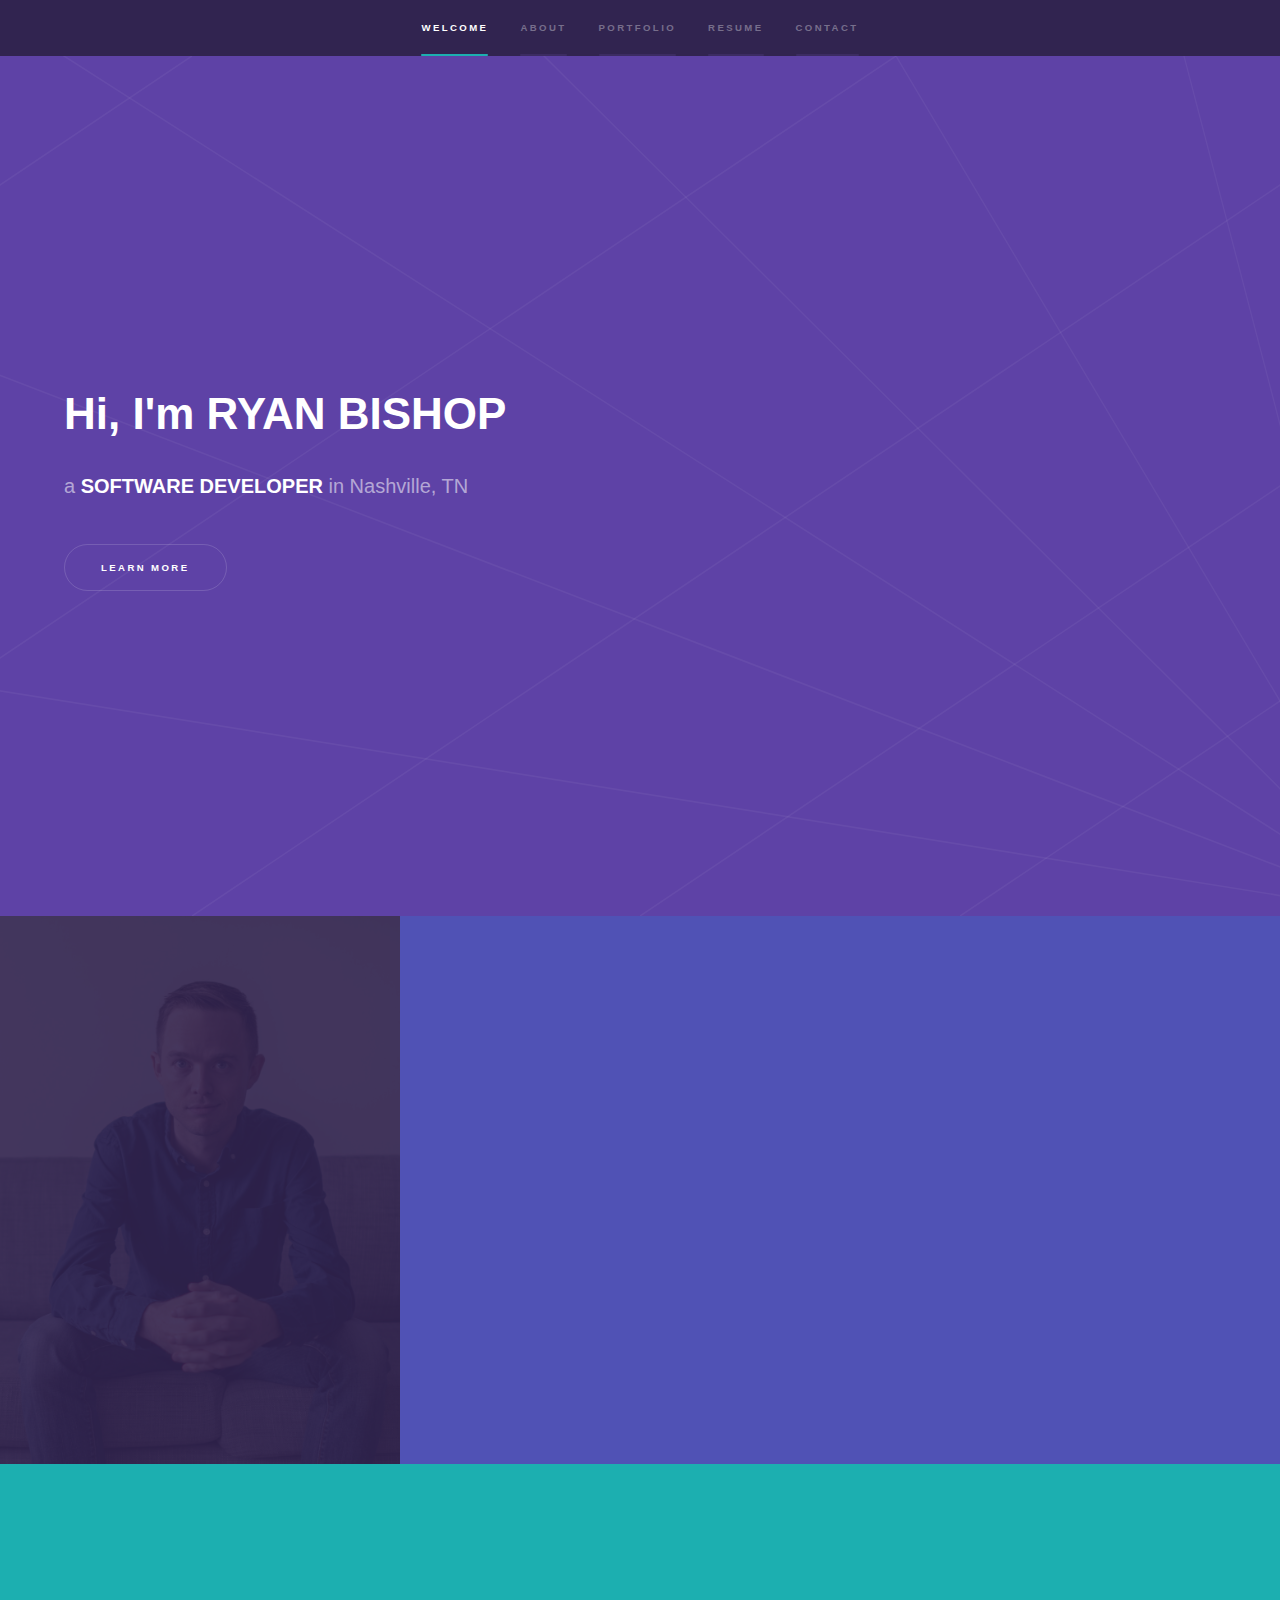
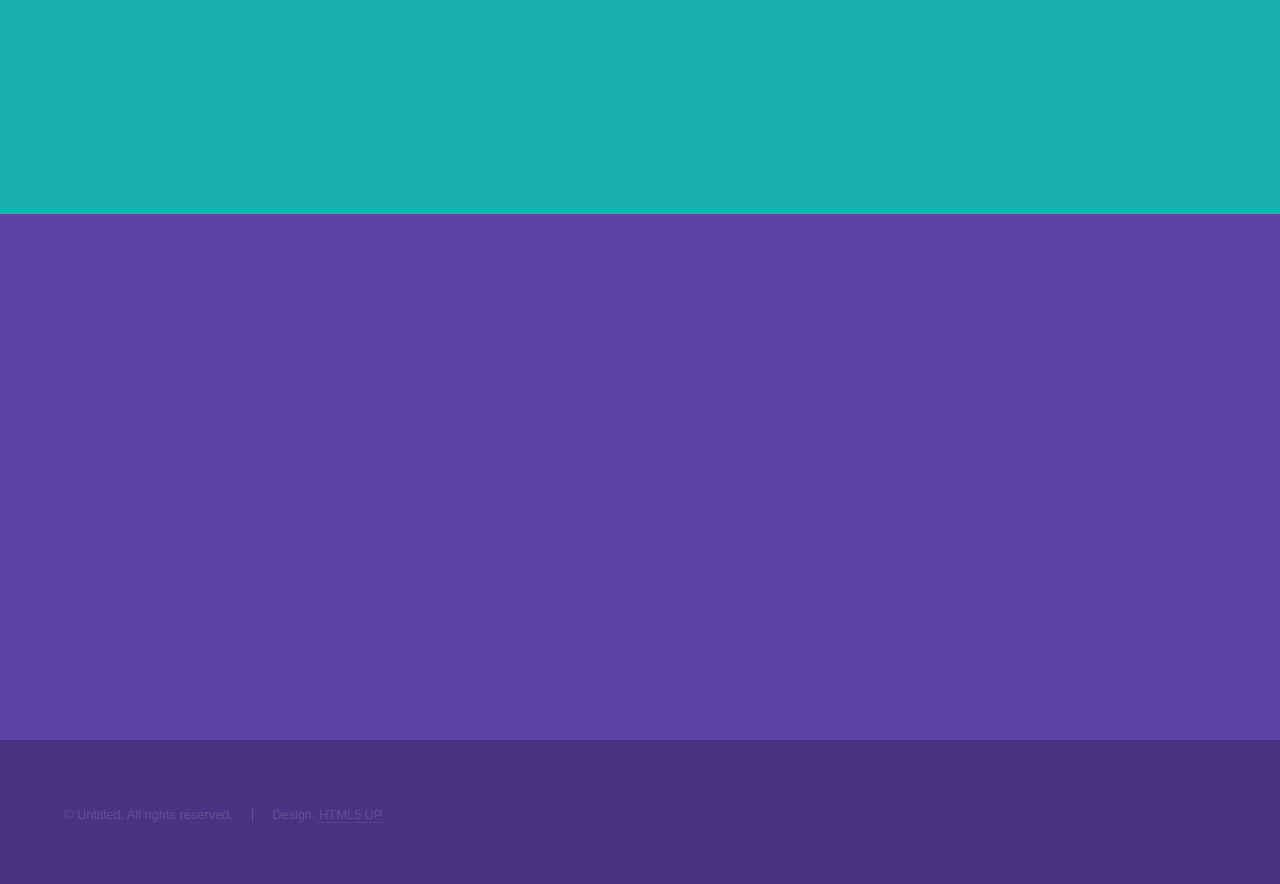
<file: index.html>
<!DOCTYPE HTML>
<!--
	Hyperspace by HTML5 UP
	html5up.net | @ajlkn
	Free for personal and commercial use under the CCA 3.0 license (html5up.net/license)
-->
<html>
	<head>
		<title>Ryan Bishop - Nashville, TN</title>
		<meta charset="utf-8" />
		<meta name="viewport" content="width=device-width, initial-scale=1, user-scalable=no" />
		<link rel="stylesheet" href="assets/css/main.css" />
		<noscript><link rel="stylesheet" href="assets/css/noscript.css" /></noscript>
	</head>
	<body class="is-preload">

		<!-- Sidebar -->
			<section id="sidebar">
				<div class="inner">
					<nav>
						<ul>
							<li><a href="#intro">Welcome</a></li>
							<li><a href="#one">About</a></li>
							<li><a href="#two">Portfolio</a></li>
							<li><a href="#three">Resume</a></li>
							<li><a href="#four">Contact</a></li>
						</ul>
					</nav>
				</div>
			</section>

		<!-- Wrapper -->
			<div id="wrapper">

				<!-- Intro -->
					<section id="intro" class="wrapper style1 fullscreen fade-up">
						<div class="inner">
							<h1>Hi, I'm <span>RYAN BISHOP</span></h1>
							<p>a <strong>SOFTWARE DEVELOPER</strong> in Nashville, TN</p>
							<ul class="actions">
								<li><a href="#one" class="button scrolly">Learn more</a></li>
							</ul>
						</div>
					</section>

				<!-- One -->
					<section id="one" class="wrapper style2 spotlights">
						<section>
							<a href="#" class="image"><img src="images/DSC_7413.jpg" alt="" data-position="center center" /></a>
							<div class="content">
								<div class="inner">
									<h2>ABOUT ME</h2>
									<p>I learned about <strong>software development</strong> working previously in a customer-facing 
										technical role in the food and feed industries. This position introduced me to 
										<em>Statistical Data Analysis</em>, <em>Regression Analysis</em>, <em>Machine Learning</em>, and programming (<strong>Python/SQL</strong>).
									</p>
									<p>	
										Leveraging this <strong>technical experience</strong> and a decade of business experience, 
										I pivoted into software development 
										via <em>Nashville Software School</em>, and I've been professionally developing software since 2020. I'm a <strong>lifelong learner</strong> and fascinated with 
										continuous improvement <strong>principles</strong>, software design <strong>patterns</strong>, and passionate <strong>people</strong>. 
									</p>
									Let's <strong><em>work</em></strong> together!
									<br/><br/>
									<ul class="actions">
										<li><a href="#two" class="button scrolly">Learn more</a></li>
										<li><a href="assets/resume_2021_pdf.pdf" class="button primary">Download my resume</a></li>
									</ul>
								</div>
							</div>
						</section>
					</section>

				<!-- Two -->
					<section id="two" class="wrapper style3 fade-up">
						<div class="inner">
							<h2>PORTFOLIO</h2>
							<div class="features">
								<section>
									<a href="debug-docket.html"><span class="icon solid major fa-bug"></span></a>
									<h3>DEBUG DOCKET</h3>
									<p>Bug and issue tracking made easy. Track your time. Love your bugs.</p>
									<ul class="actions">
										<li><a href="debug-docket.html" class="button">VIEW PROJECT</a></li>
									</ul>
								</section>
								<section>
									<a href="2048-game.html"><span class="icon solid major fa-puzzle-piece"></span></a>
									<h3>2048-game</h3>
									<p><a href="https://play2048.co/">2048</a> game clone with home-brewed game algorithm testing for optimization.</p>
									<ul class="actions">
										<li><a href="2048-game.html" class="button">VIEW PROJECT</a></li>
									</ul>
								</section>
							</div>
							<ul class="actions">
								<li><a href="#three" class="button scrolly">Learn more</a></li>
							</ul>
						</div>
					</section>

				<!-- Three -->
					<section id="three" class="wrapper style3 fade-up">
						<div class="inner">
							<h2>RESUMÉ</h2>
							<p>RECENT EXPERIENCE</p>
							<div class="features">
								<section>
									<span class="icon solid major fa-code"></span>
									<h4>SOFTWARE DEVELOPER</h4>
									<h5><a href="https://www.auctionedge.com/">Auction Edge, Inc.</a></h5>
									<h6>Apr 2024 - PRESENT</h6>
									<p>Small team building online automated auction bidding service</strong>.
									</p>
									<p><strong>Tech Stack:</strong> Node, Ruby on Rails, MongoDB, Vue</p>
								</section>
								<section>
									<span class="icon solid major fa-code"></span>
									<h4>SOFTWARE DEVELOPER (PART-TIME)</h4>
									<h5><a href="https://www.auctionedge.com/">Auction Edge, Inc.</a></h5>
									<h6>Aug 2023 - Apr 2024</h6>
									<p>Stepped down from management role to balance work-life as a new dad</strong>.
									</p>
									<p><strong>Tech Stack:</strong> Node, React, Huggies</p>
								</section>
								<section>
									<span class="icon solid major fa-code"></span>
									<h4>DEVELOPMENT MANAGER</h4>
									<h5><a href="https://www.auctionedge.com/">Auction Edge, Inc.</a></h5>
									<h6>Dec 2021 - Aug 2023</h6>
									<p>Took over SDLC management duties of my previous development team</strong>.
									</p>
									<p><strong>Tech Stack:</strong> Same as previous, +GitHub/GitHub Actions</p>
								</section>
								<section>
									<span class="icon solid major fa-code"></span>
									<h4>SOFTWARE DEVELOPER</h4>
									<h5><a href="https://www.auctionedge.com/">Auction Edge, Inc.</a></h5>
									<h6>Mar 2020 - Dec 2021</h6>
									<p>Full-stack Single-Page Application (SPA) development served up via Amazon (AWS) ecosystem</strong>.
									</p>
									<p><strong>Tech Stack:</strong> Node (Serverless), React (TypeScript), GraphQL, Apollo, Jenkins, BitBucket</p>
								</section>
								<section>
									<span class="icon solid major fa-code"></span>
									<h4>SOFTWARE DEVELOPER</h4>
									<h5><a href="http://nashvillesoftwareschool.com/">Nashville Software School</a></h5>
									<h6>Sep 2019 - Mar 2020</h6>
									<p>Full-stack <strong>6-month web development program</strong> encompassing both individual and group project learning
										 and experience in <strong>software design and production</strong>.
									</p>
									<p><strong>Tech Stack:</strong> Python, Django, SQL, React, JavaScript, HTML, CSS, Git, GitHub.</p>
								</section>
								<section>
									<span class="icon solid major fa-flask"></span>
									<h4>FIELD APPLICATION SPECIALIST</h4>
									<h5><a href="https://www.perten.com/">Perten Instruments</a> (a <a href="https://www.perkinelmer.com/">Perkin-Elmer</a> company)</h5>
									<h6>2013-2019</h6>
									<ul>
										<li>
											<strong>Data Science:</strong> machine learning using regression analysis of 
											spectroscopy data via third-party and in-house data analysis tool-kits 
											(Unscrambler, MATLAB, SQL, Python, R).
										</li>
									
										<li>
											<strong>Technical Support/Customer Service:</strong> installation, training, and troubleshooting 
											of on-site analytical equipment and software, including near infrared (NIR) and 
											rheology lab instruments, utilized for the functional and compositional analysis 
											of grain, feed, food, flour, and seed products.
										</li>
									</ul>
								</section>
							</div>
							<ul class="actions">
								<li><a href="#four" class="button scrolly">Learn more</a></li>
								<li><a href="assets/ryan_bishop_resume.pdf" class="button primary">Download full resume</a></li>
							</ul>
						</div>
					</section>

				<!-- four -->
					<section id="four" class="wrapper style1 fade-up">
						<div class="inner">
							<h2>CONTACT</h2>
							<div class="split style1">
								<section>
									<ul class="contact">
										<li>
											<h3>Location</h3>
											<span>Greater Nashville Area<br />
											Nashville, TN<br />
											USA</span>
										</li>
										<li>
											<h3>Email</h3>
											<a href="mailto:rdbishop06@gmail.com">rdbishop06@gmail.com</a>
										</li>
										<li>
											<h3>External Links</h3>
											<ul class="icons">
												<!-- <li><a href="#" class="icon brands fa-twitter"><span class="label">Twitter</span></a></li> -->
												<!-- <li><a href="#" class="icon brands fa-facebook-f"><span class="label">Facebook</span></a></li> -->
												<li><a href="https://github.com/rdbishop19" class="icon brands fa-github"><span class="label">GitHub</span></a></li>
												<!-- <li><a href="#" class="icon brands fa-instagram"><span class="label">Instagram</span></a></li> -->
												<li><a href="https://www.linkedin.com/in/ryandanielbishop/" class="icon brands fa-linkedin-in"><span class="label">LinkedIn</span></a></li>
											</ul>
										</li>
									</ul>
									<a href="#" class="button scrolly">Back to Top</a>
								</section>
							</div>
						</div>
					</section>

			</div>

		<!-- Footer -->
			<footer id="footer" class="wrapper style1-alt">
				<div class="inner">
					<ul class="menu">
						<li>&copy; Untitled. All rights reserved.</li><li>Design: <a href="http://html5up.net">HTML5 UP</a></li>
					</ul>
				</div>
			</footer>

		<!-- Scripts -->
			<script src="assets/js/easteregg.js"></script>
			<script src="assets/js/jquery.min.js"></script>
			<script src="assets/js/jquery.scrollex.min.js"></script>
			<script src="assets/js/jquery.scrolly.min.js"></script>
			<script src="assets/js/browser.min.js"></script>
			<script src="assets/js/breakpoints.min.js"></script>
			<script src="assets/js/util.js"></script>
			<script src="assets/js/main.js"></script>

	</body>
</html>
</file>
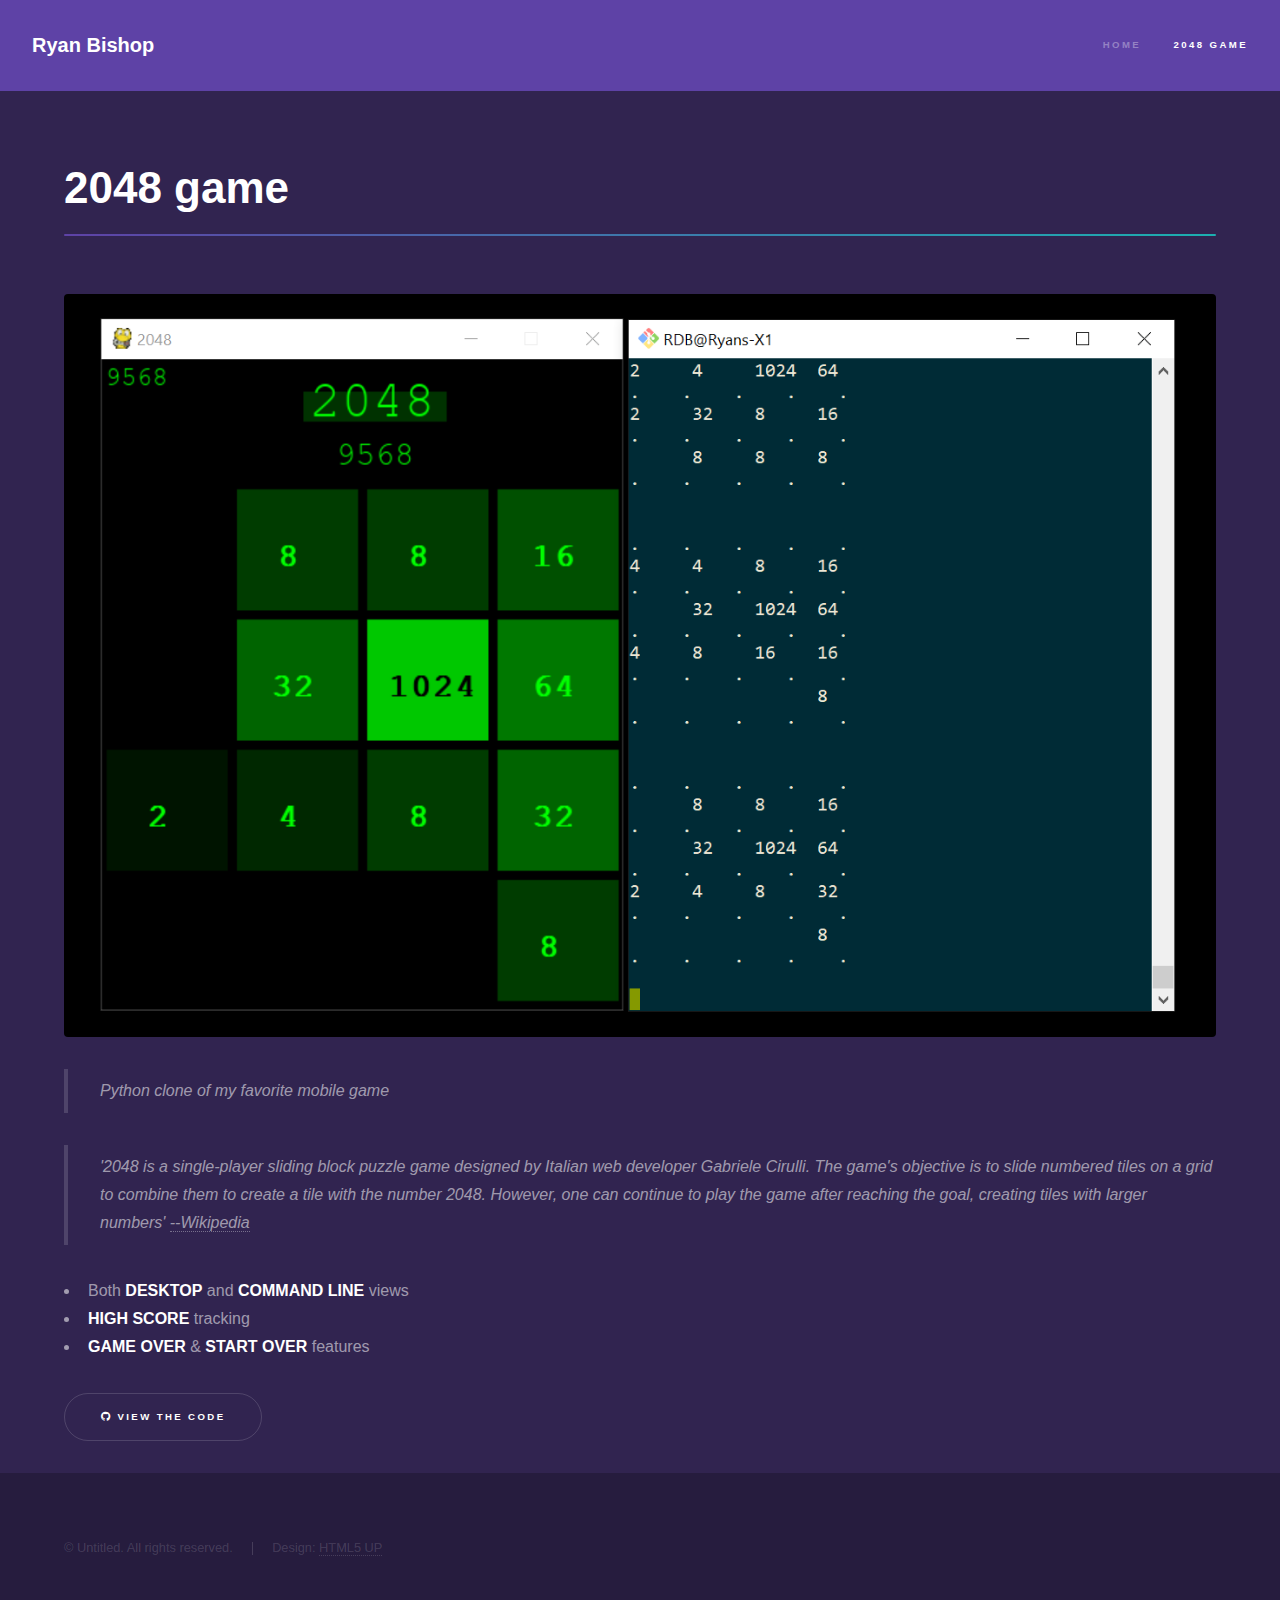
<file: 2048-game.html>
<!DOCTYPE HTML>
<!--
	Hyperspace by HTML5 UP
	html5up.net | @ajlkn
	Free for personal and commercial use under the CCA 3.0 license (html5up.net/license)
-->
<html>
	<head>
		<title>Ryan Bishop - 2048 game</title>
		<meta charset="utf-8" />
		<meta name="viewport" content="width=device-width, initial-scale=1, user-scalable=no" />
		<link rel="stylesheet" href="assets/css/main.css" />
		<noscript><link rel="stylesheet" href="assets/css/noscript.css" /></noscript>
	</head>
	<body class="is-preload">

		<!-- Header -->
			<header id="header">
				<a href="index.html" class="title">Ryan Bishop</a>
				<nav>
					<ul>
						<li><a href="index.html">Home</a></li>
						<li><a href="2048-game.html" class="active">2048 Game</a></li>
						<!-- <li><a href="elements.html">Elements</a></li> -->
					</ul>
				</nav>
			</header>

		<!-- Wrapper -->
			<div id="wrapper">

				<!-- Main -->
					<section id="main" class="wrapper">
						<div class="inner">
							<h1 class="major">2048 game </h1>
							<span class="image fit"><img src="images/2048-game.png" alt="2048 game screenshot" /></span>
							<blockquote>
								<span>
									<em>Python clone of my favorite mobile game
									</em>
								</span>
							</blockquote>
                            <blockquote>
                                '2048 is a single-player sliding block puzzle game designed by Italian web developer Gabriele Cirulli. 
                                The game's objective is to slide numbered tiles on a grid to combine them 
                                to create a tile with the number 2048. However, one can continue to play the game 
                                after reaching the goal, creating tiles with larger numbers' <a href="https://en.wikipedia.org/wiki/2048_(video_game)"> --Wikipedia </a>
                            </blockquote>
                           <ul>
                                <li>Both <strong>DESKTOP</strong> and <strong>COMMAND LINE</strong> views </li>
    							<li><strong>HIGH SCORE</strong> tracking </li>
                                <li><strong>GAME OVER</strong> & <strong>START OVER</strong> features</li>
                           </ul>
                            <span class="button"><a href="https://github.com/rdbishop19/2048-game" class="icon brands fa-github"><span class="label">GitHub</span> VIEW THE CODE</a></span>
						</div>
					</section>

			</div>

		<!-- Footer -->
			<footer id="footer" class="wrapper alt">
				<div class="inner">
					<ul class="menu">
						<li>&copy; Untitled. All rights reserved.</li><li>Design: <a href="http://html5up.net">HTML5 UP</a></li>
					</ul>
				</div>
			</footer>

		<!-- Scripts -->
			<script src="assets/js/jquery.min.js"></script>
			<script src="assets/js/jquery.scrollex.min.js"></script>
			<script src="assets/js/jquery.scrolly.min.js"></script>
			<script src="assets/js/browser.min.js"></script>
			<script src="assets/js/breakpoints.min.js"></script>
			<script src="assets/js/util.js"></script>
			<script src="assets/js/main.js"></script>
            <script>
                console.log('seriously, this game...')
                console.log('19-year-old Cirulli created the game in a single weekend as a test to see if he could program a game from scratch; he was surprised when his game received over 4 million visitors in less than a week, especially since it was just a weekend project. "It was a way to pass the time", he said. The game is free to play, Cirulli having said that he was unwilling to make money from "something that [he] didn’t invent". He released a free app version of the game for iOS and Android in May 2014.')
                console.log('-Source: Wikipedia')
            </script>

	</body>
</html>
</file>
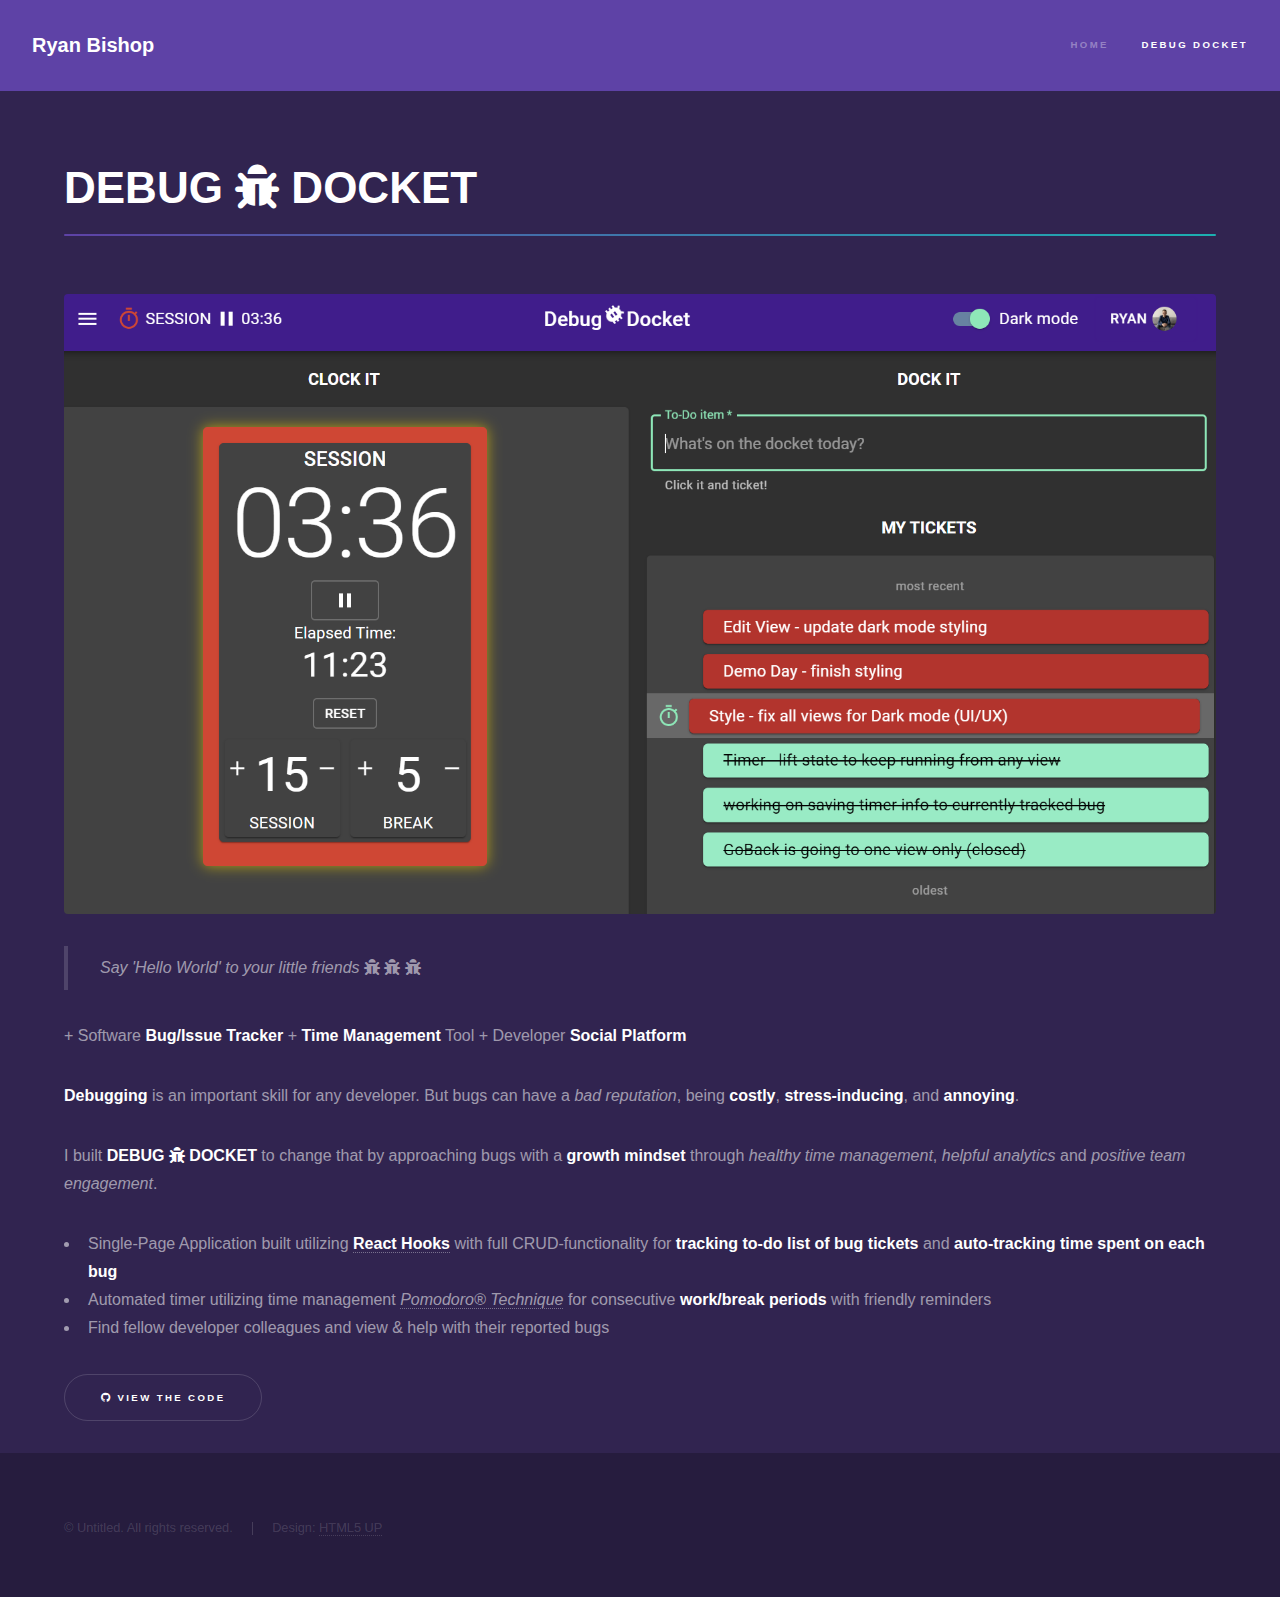
<file: debug-docket.html>
<!DOCTYPE HTML>
<!--
	Hyperspace by HTML5 UP
	html5up.net | @ajlkn
	Free for personal and commercial use under the CCA 3.0 license (html5up.net/license)
-->
<html>
	<head>
		<title>Ryan Bishop - Debug Docket</title>
		<meta charset="utf-8" />
		<meta name="viewport" content="width=device-width, initial-scale=1, user-scalable=no" />
		<link rel="stylesheet" href="assets/css/main.css" />
		<noscript><link rel="stylesheet" href="assets/css/noscript.css" /></noscript>
	</head>
	<body class="is-preload">

		<!-- Header -->
			<header id="header">
				<a href="index.html" class="title">Ryan Bishop</a>
				<nav>
					<ul>
						<li><a href="index.html">Home</a></li>
						<li><a href="debug-docket.html" class="active">DEBUG DOCKET</a></li>
						<!-- <li><a href="elements.html">Elements</a></li> -->
					</ul>
				</nav>
			</header>

		<!-- Wrapper -->
			<div id="wrapper">

				<!-- Main -->
					<section id="main" class="wrapper">
						<div class="inner">
							<h1 class="major">DEBUG <i class="fas fa-bug"></i> DOCKET </h1>
							<span class="image fit"><img src="images/debugdocket2.png" alt="DEBUG DOCKET SCREENSHOT" /></span>
							<blockquote>
								<span>
									<em>Say 'Hello World' to your little friends
									<i class="fas fa-bug"></i>
									<i class="fas fa-bug"></i>
									<i class="fas fa-bug"></i>
									</em>
								</span>
							</blockquote>
							<p> + Software <strong>Bug/Issue Tracker</strong> + <strong>Time Management</strong> Tool + Developer <strong>Social Platform</strong></p>
							<p>
								<strong>Debugging</strong> is an important skill for any developer. But bugs can have a <em>bad reputation</em>, being <strong>costly</strong>, <strong>stress-inducing</strong>, and <strong>annoying</strong>.
							</p>
							<p>
								I built <strong>DEBUG <i class="fas fa-bug"></i> DOCKET</strong> to change that by approaching bugs with a <strong>growth mindset</strong> 
								through <em>healthy time management</em>, <em>helpful analytics</em> and <em>positive team engagement</em>.
							</p>
							<ul>
								<li>Single-Page Application built utilizing <strong><a href="https://reactjs.org/docs/hooks-intro.html">React Hooks</a></strong> with full CRUD-functionality for <strong>tracking to-do list of bug tickets</strong> and <strong>auto-tracking time spent on each bug</strong></li>
								<li>Automated timer utilizing time management <a href="https://francescocirillo.com/pages/pomodoro-technique"><em>Pomodoro® Technique</em></a> for consecutive <strong>work/break periods</strong> with friendly reminders</li>
								<li>Find fellow developer colleagues and view & help with their reported bugs</li>
							</ul>
							<span class="button"><a href="https://github.com/rdbishop19/debug-docket" class="icon brands fa-github"><span class="label">GitHub</span> VIEW THE CODE</a></span>
						</div>
					</section>

			</div>

		<!-- Footer -->
			<footer id="footer" class="wrapper alt">
				<div class="inner">
					<ul class="menu">
						<li>&copy; Untitled. All rights reserved.</li><li>Design: <a href="http://html5up.net">HTML5 UP</a></li>
					</ul>
				</div>
			</footer>

		<!-- Scripts -->
			<script src="assets/js/jquery.min.js"></script>
			<script src="assets/js/jquery.scrollex.min.js"></script>
			<script src="assets/js/jquery.scrolly.min.js"></script>
			<script src="assets/js/browser.min.js"></script>
			<script src="assets/js/breakpoints.min.js"></script>
			<script src="assets/js/util.js"></script>
			<script src="assets/js/main.js"></script>

	</body>
</html>
</file>
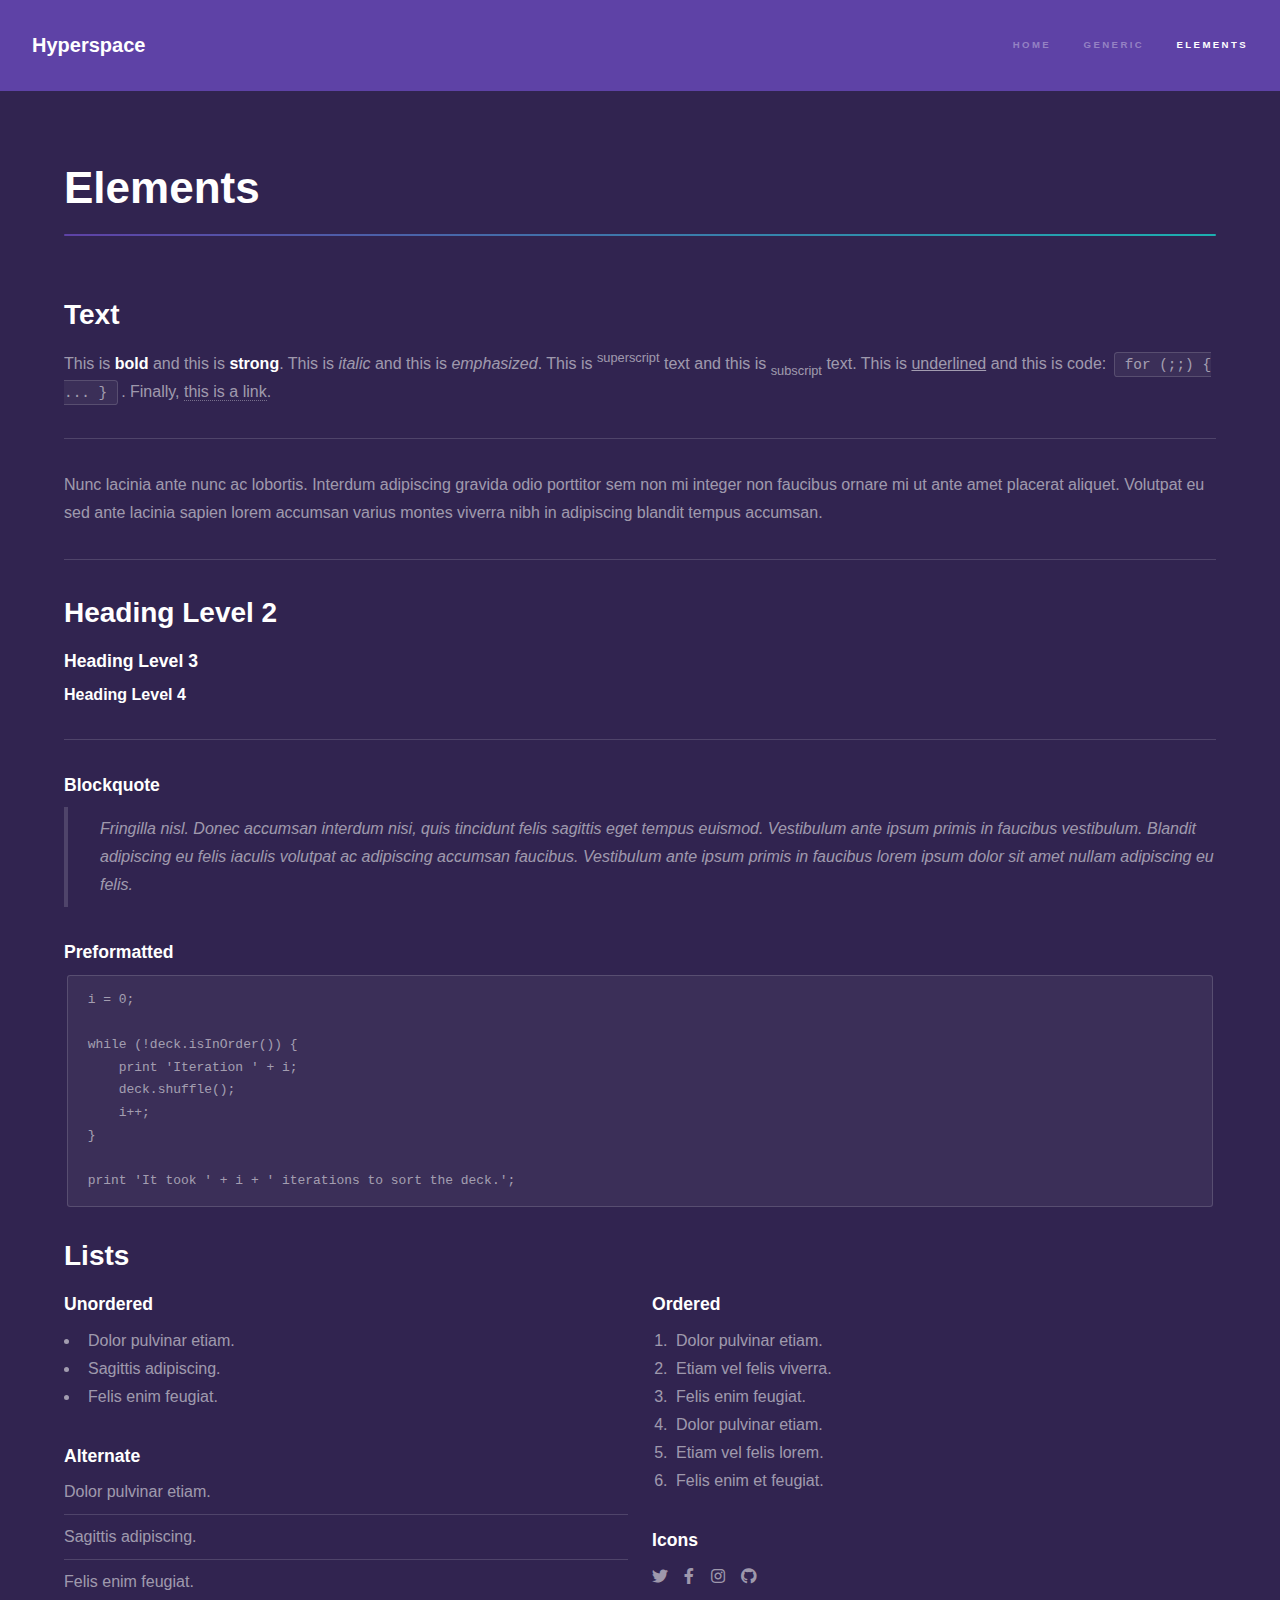
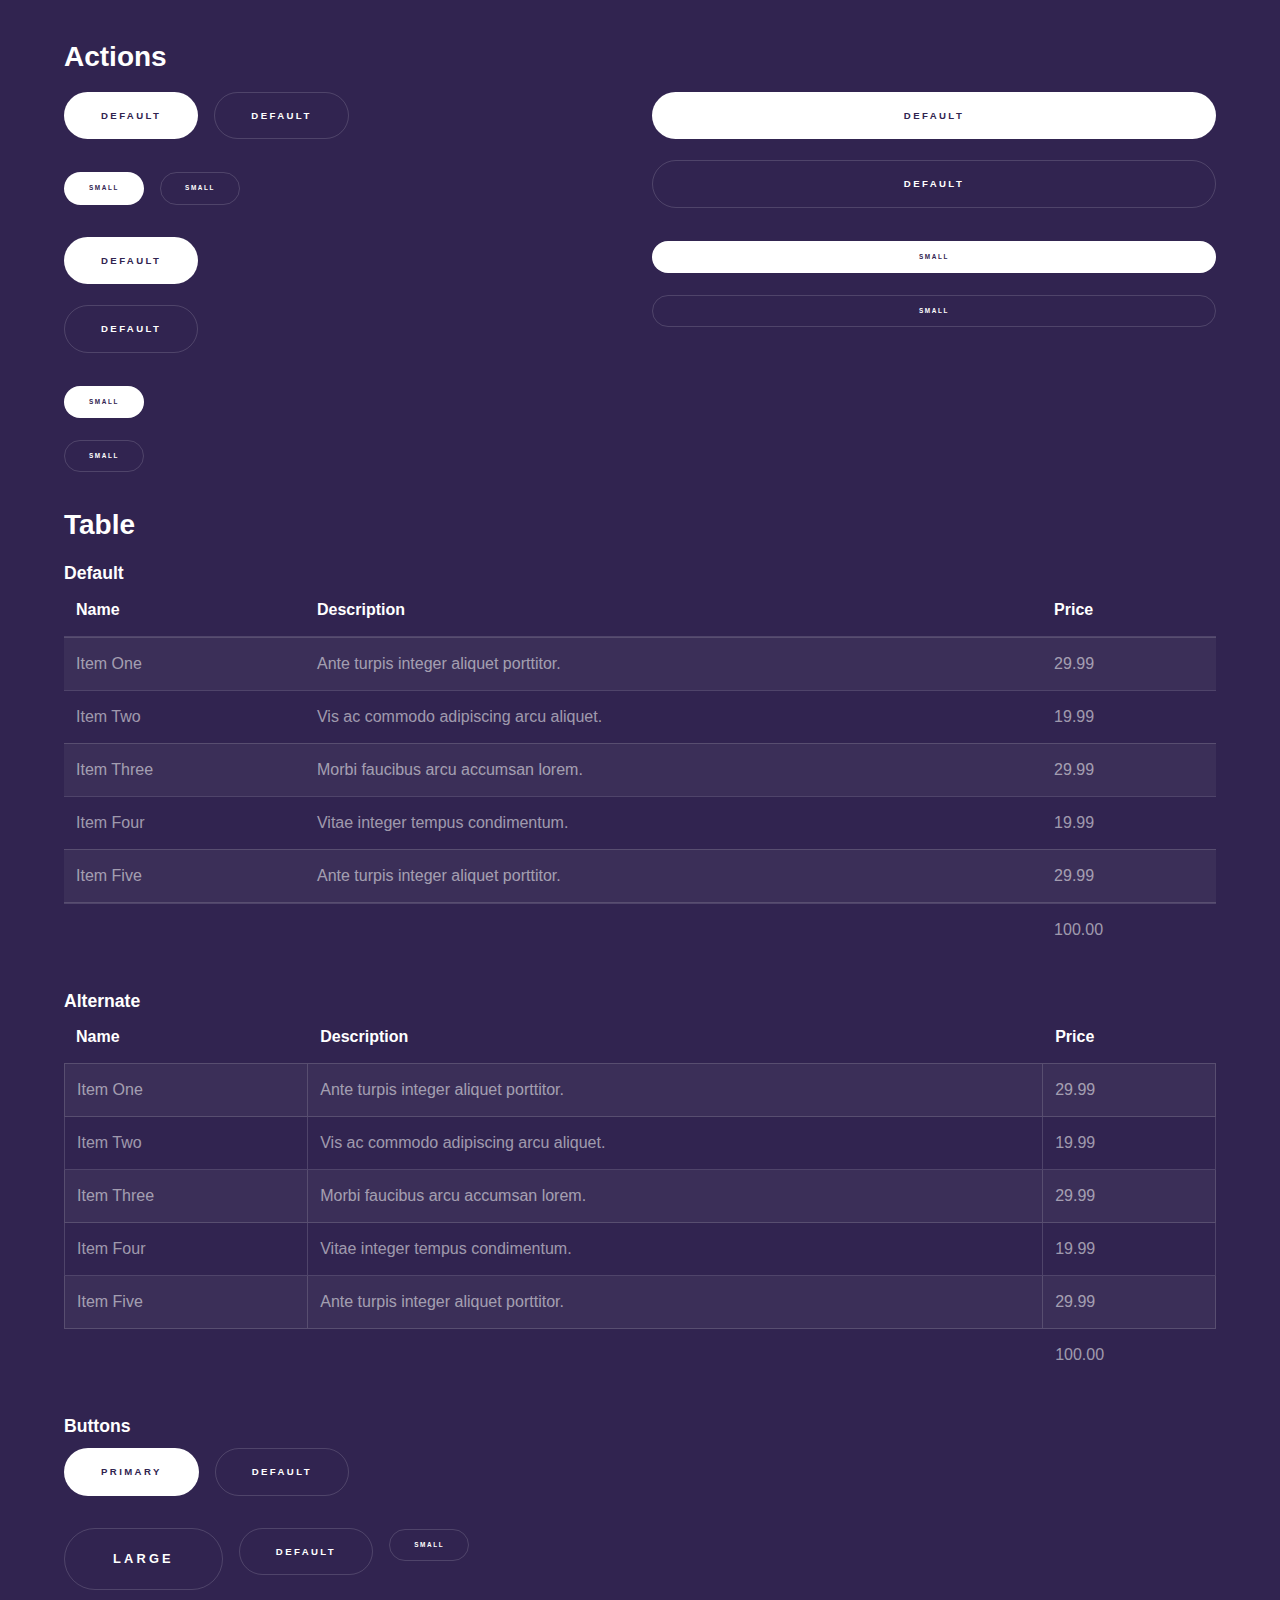
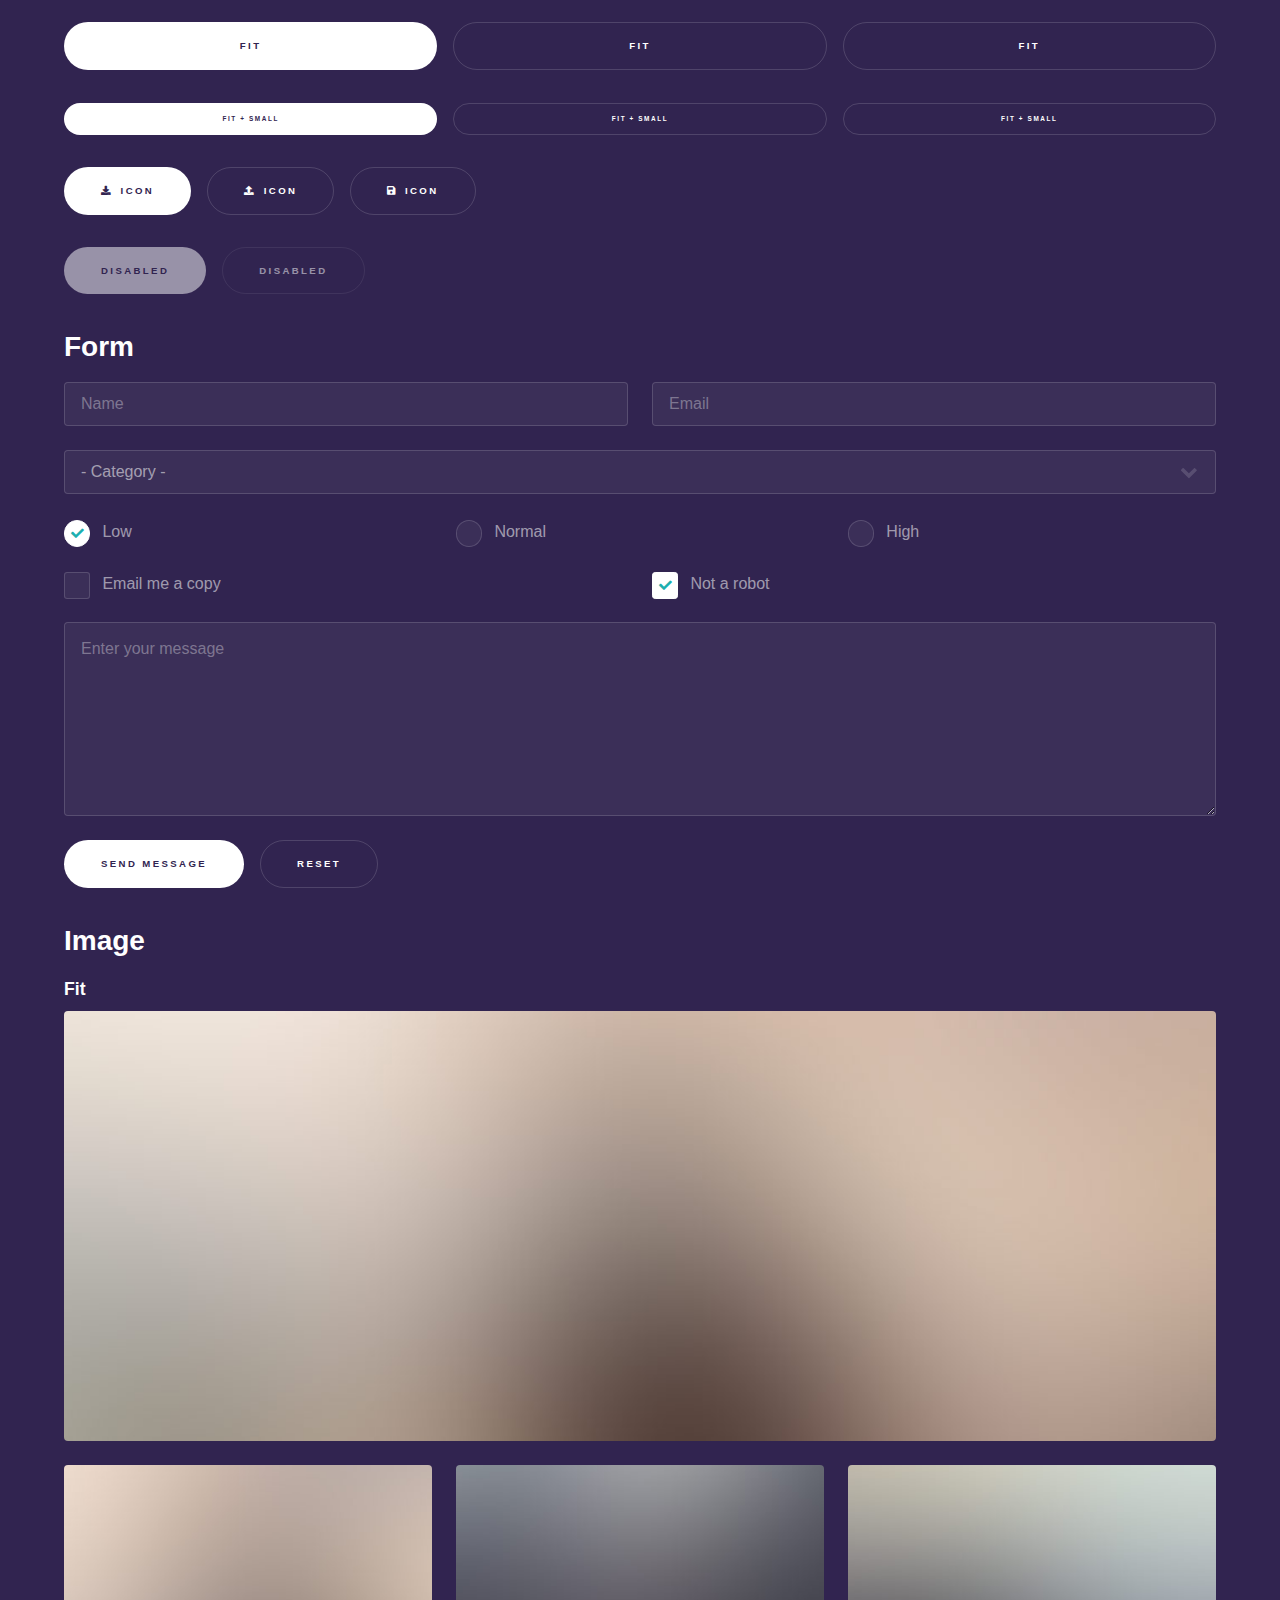
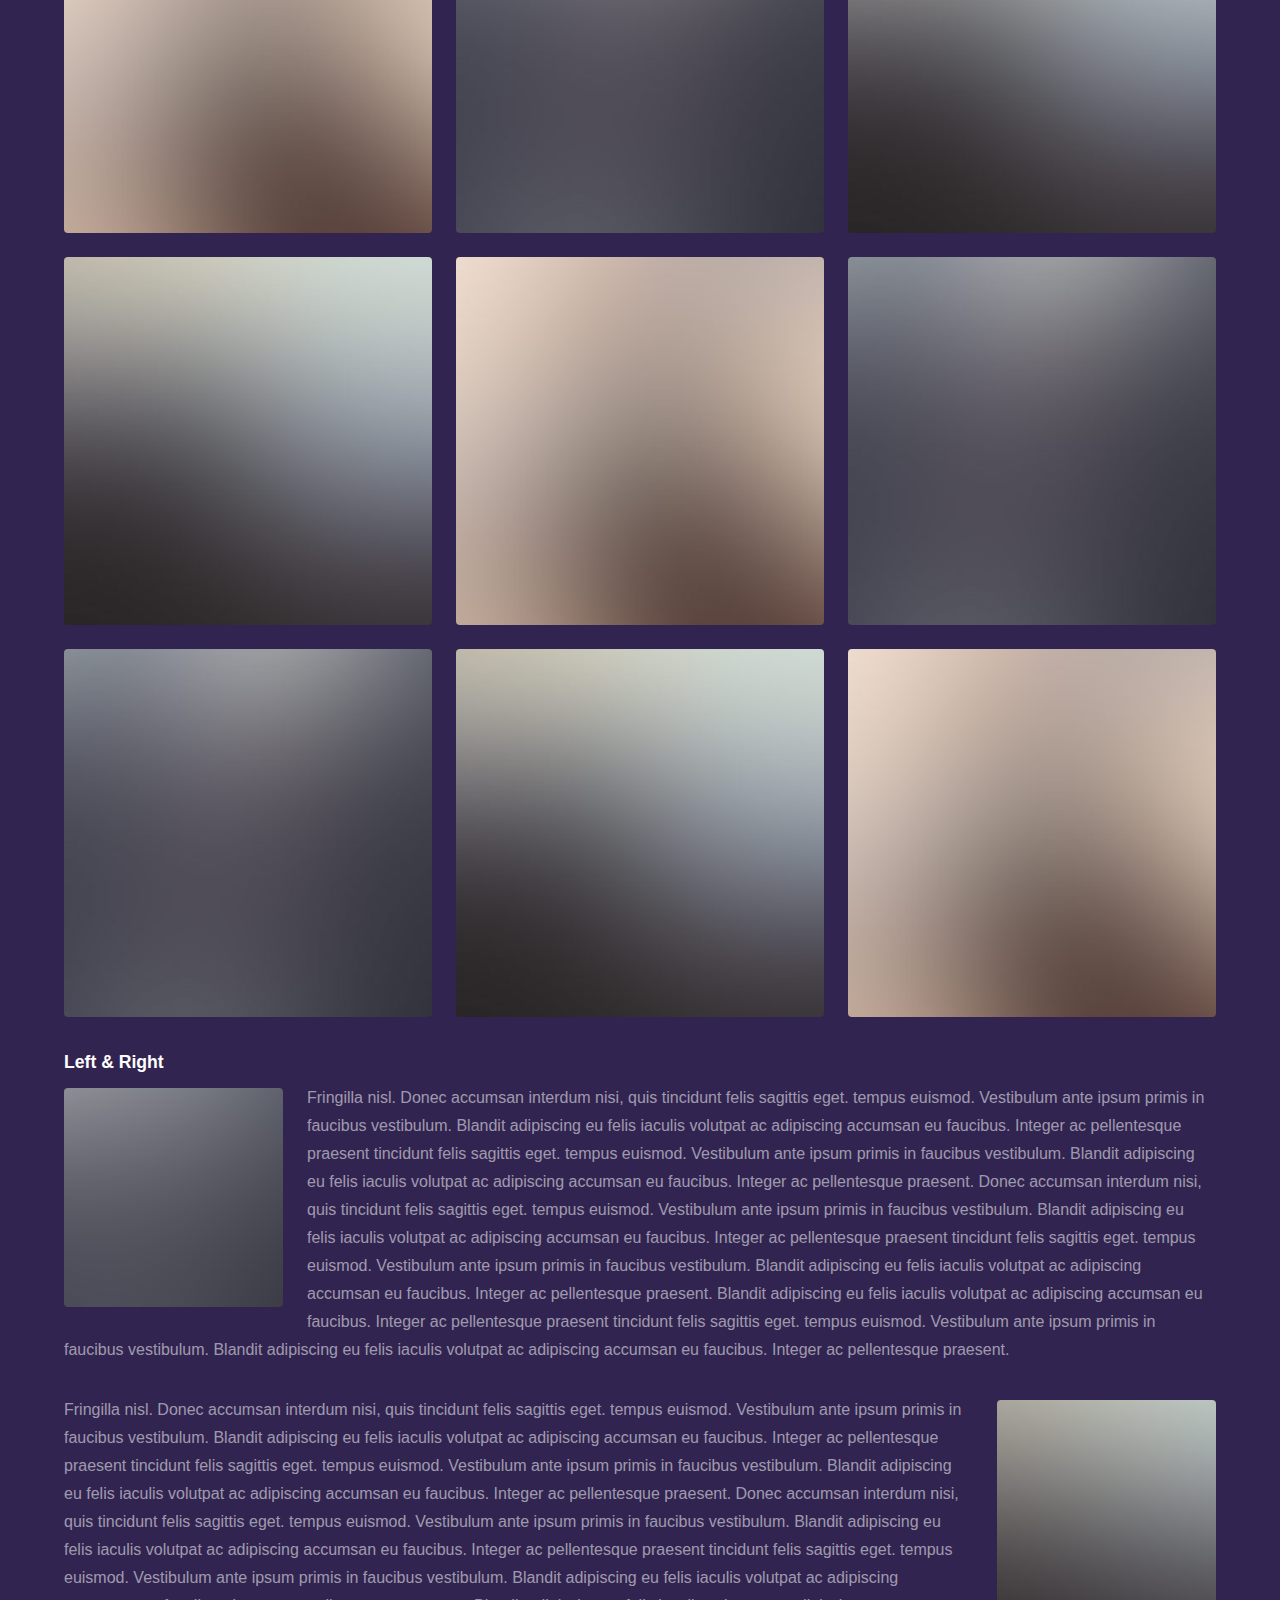
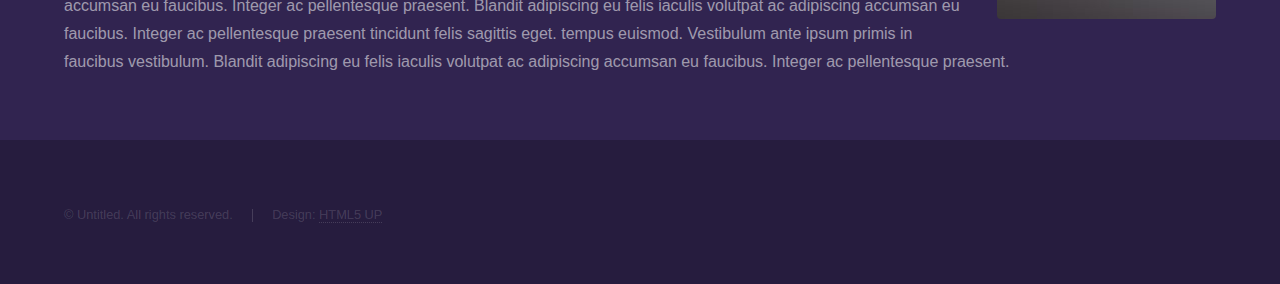
<file: elements.html>
<!DOCTYPE HTML>
<!--
	Hyperspace by HTML5 UP
	html5up.net | @ajlkn
	Free for personal and commercial use under the CCA 3.0 license (html5up.net/license)
-->
<html>
	<head>
		<title>Elements - Hyperspace by HTML5 UP</title>
		<meta charset="utf-8" />
		<meta name="viewport" content="width=device-width, initial-scale=1, user-scalable=no" />
		<link rel="stylesheet" href="assets/css/main.css" />
		<noscript><link rel="stylesheet" href="assets/css/noscript.css" /></noscript>
	</head>
	<body class="is-preload">

		<!-- Header -->
			<header id="header">
				<a href="index.html" class="title">Hyperspace</a>
				<nav>
					<ul>
						<li><a href="index.html">Home</a></li>
						<li><a href="generic.html">Generic</a></li>
						<li><a href="elements.html"  class="active">Elements</a></li>
					</ul>
				</nav>
			</header>

		<!-- Wrapper -->
			<div id="wrapper">

				<!-- Main -->
					<section id="main" class="wrapper">
						<div class="inner">
							<h1 class="major">Elements</h1>

							<!-- Text -->
								<section>
									<h2>Text</h2>
									<p>This is <b>bold</b> and this is <strong>strong</strong>. This is <i>italic</i> and this is <em>emphasized</em>.
									This is <sup>superscript</sup> text and this is <sub>subscript</sub> text.
									This is <u>underlined</u> and this is code: <code>for (;;) { ... }</code>. Finally, <a href="#">this is a link</a>.</p>
									<hr />
									<p>Nunc lacinia ante nunc ac lobortis. Interdum adipiscing gravida odio porttitor sem non mi integer non faucibus ornare mi ut ante amet placerat aliquet. Volutpat eu sed ante lacinia sapien lorem accumsan varius montes viverra nibh in adipiscing blandit tempus accumsan.</p>
									<hr />
									<h2>Heading Level 2</h2>
									<h3>Heading Level 3</h3>
									<h4>Heading Level 4</h4>
									<hr />
									<h3>Blockquote</h3>
									<blockquote>Fringilla nisl. Donec accumsan interdum nisi, quis tincidunt felis sagittis eget tempus euismod. Vestibulum ante ipsum primis in faucibus vestibulum. Blandit adipiscing eu felis iaculis volutpat ac adipiscing accumsan faucibus. Vestibulum ante ipsum primis in faucibus lorem ipsum dolor sit amet nullam adipiscing eu felis.</blockquote>
									<h3>Preformatted</h3>
									<pre><code>i = 0;

while (!deck.isInOrder()) {
    print 'Iteration ' + i;
    deck.shuffle();
    i++;
}

print 'It took ' + i + ' iterations to sort the deck.';</code></pre>
								</section>

							<!-- Lists -->
								<section>
									<h2>Lists</h2>
									<div class="row">
										<div class="col-6 col-12-medium">
											<h3>Unordered</h3>
											<ul>
												<li>Dolor pulvinar etiam.</li>
												<li>Sagittis adipiscing.</li>
												<li>Felis enim feugiat.</li>
											</ul>
											<h3>Alternate</h3>
											<ul class="alt">
												<li>Dolor pulvinar etiam.</li>
												<li>Sagittis adipiscing.</li>
												<li>Felis enim feugiat.</li>
											</ul>
										</div>
										<div class="col-6 col-12-medium">
											<h3>Ordered</h3>
											<ol>
												<li>Dolor pulvinar etiam.</li>
												<li>Etiam vel felis viverra.</li>
												<li>Felis enim feugiat.</li>
												<li>Dolor pulvinar etiam.</li>
												<li>Etiam vel felis lorem.</li>
												<li>Felis enim et feugiat.</li>
											</ol>
											<h3>Icons</h3>
											<ul class="icons">
												<li><a href="#" class="icon brands fa-twitter"><span class="label">Twitter</span></a></li>
												<li><a href="#" class="icon brands fa-facebook-f"><span class="label">Facebook</span></a></li>
												<li><a href="#" class="icon brands fa-instagram"><span class="label">Instagram</span></a></li>
												<li><a href="#" class="icon brands fa-github"><span class="label">Github</span></a></li>
											</ul>
										</div>
									</div>
									<h2>Actions</h2>
									<div class="row">
										<div class="col-6 col-12-medium">
											<ul class="actions">
												<li><a href="#" class="button primary">Default</a></li>
												<li><a href="#" class="button">Default</a></li>
											</ul>
											<ul class="actions small">
												<li><a href="#" class="button primary small">Small</a></li>
												<li><a href="#" class="button small">Small</a></li>
											</ul>
											<ul class="actions stacked">
												<li><a href="#" class="button primary">Default</a></li>
												<li><a href="#" class="button">Default</a></li>
											</ul>
											<ul class="actions stacked">
												<li><a href="#" class="button primary small">Small</a></li>
												<li><a href="#" class="button small">Small</a></li>
											</ul>
										</div>
										<div class="col-6 col-12-medium">
											<ul class="actions stacked">
												<li><a href="#" class="button primary fit">Default</a></li>
												<li><a href="#" class="button fit">Default</a></li>
											</ul>
											<ul class="actions stacked">
												<li><a href="#" class="button primary small fit">Small</a></li>
												<li><a href="#" class="button small fit">Small</a></li>
											</ul>
										</div>
									</div>
								</section>

							<!-- Table -->
								<section>
									<h2>Table</h2>
									<h3>Default</h3>
									<div class="table-wrapper">
										<table>
											<thead>
												<tr>
													<th>Name</th>
													<th>Description</th>
													<th>Price</th>
												</tr>
											</thead>
											<tbody>
												<tr>
													<td>Item One</td>
													<td>Ante turpis integer aliquet porttitor.</td>
													<td>29.99</td>
												</tr>
												<tr>
													<td>Item Two</td>
													<td>Vis ac commodo adipiscing arcu aliquet.</td>
													<td>19.99</td>
												</tr>
												<tr>
													<td>Item Three</td>
													<td> Morbi faucibus arcu accumsan lorem.</td>
													<td>29.99</td>
												</tr>
												<tr>
													<td>Item Four</td>
													<td>Vitae integer tempus condimentum.</td>
													<td>19.99</td>
												</tr>
												<tr>
													<td>Item Five</td>
													<td>Ante turpis integer aliquet porttitor.</td>
													<td>29.99</td>
												</tr>
											</tbody>
											<tfoot>
												<tr>
													<td colspan="2"></td>
													<td>100.00</td>
												</tr>
											</tfoot>
										</table>
									</div>

									<h3>Alternate</h3>
									<div class="table-wrapper">
										<table class="alt">
											<thead>
												<tr>
													<th>Name</th>
													<th>Description</th>
													<th>Price</th>
												</tr>
											</thead>
											<tbody>
												<tr>
													<td>Item One</td>
													<td>Ante turpis integer aliquet porttitor.</td>
													<td>29.99</td>
												</tr>
												<tr>
													<td>Item Two</td>
													<td>Vis ac commodo adipiscing arcu aliquet.</td>
													<td>19.99</td>
												</tr>
												<tr>
													<td>Item Three</td>
													<td> Morbi faucibus arcu accumsan lorem.</td>
													<td>29.99</td>
												</tr>
												<tr>
													<td>Item Four</td>
													<td>Vitae integer tempus condimentum.</td>
													<td>19.99</td>
												</tr>
												<tr>
													<td>Item Five</td>
													<td>Ante turpis integer aliquet porttitor.</td>
													<td>29.99</td>
												</tr>
											</tbody>
											<tfoot>
												<tr>
													<td colspan="2"></td>
													<td>100.00</td>
												</tr>
											</tfoot>
										</table>
									</div>
								</section>

							<!-- Buttons -->
								<section>
									<h3>Buttons</h3>
									<ul class="actions">
										<li><a href="#" class="button primary">Primary</a></li>
										<li><a href="#" class="button">Default</a></li>
									</ul>
									<ul class="actions">
										<li><a href="#" class="button large">Large</a></li>
										<li><a href="#" class="button">Default</a></li>
										<li><a href="#" class="button small">Small</a></li>
									</ul>
									<ul class="actions fit">
										<li><a href="#" class="button primary fit">Fit</a></li>
										<li><a href="#" class="button fit">Fit</a></li>
										<li><a href="#" class="button fit">Fit</a></li>
									</ul>
									<ul class="actions fit small">
										<li><a href="#" class="button primary fit small">Fit + Small</a></li>
										<li><a href="#" class="button fit small">Fit + Small</a></li>
										<li><a href="#" class="button fit small">Fit + Small</a></li>
									</ul>
									<ul class="actions">
										<li><a href="#" class="button primary icon solid fa-download">Icon</a></li>
										<li><a href="#" class="button icon solid fa-upload">Icon</a></li>
										<li><a href="#" class="button icon solid fa-save">Icon</a></li>
									</ul>
									<ul class="actions">
										<li><span class="button primary disabled">Disabled</span></li>
										<li><span class="button disabled">Disabled</span></li>
									</ul>
								</section>

							<!-- Form -->
								<section>
									<h2>Form</h2>
									<form method="post" action="#">
										<div class="row gtr-uniform">
											<div class="col-6 col-12-xsmall">
												<input type="text" name="demo-name" id="demo-name" value="" placeholder="Name" />
											</div>
											<div class="col-6 col-12-xsmall">
												<input type="email" name="demo-email" id="demo-email" value="" placeholder="Email" />
											</div>
											<div class="col-12">
												<select name="demo-category" id="demo-category">
													<option value="">- Category -</option>
													<option value="1">Manufacturing</option>
													<option value="1">Shipping</option>
													<option value="1">Administration</option>
													<option value="1">Human Resources</option>
												</select>
											</div>
											<div class="col-4 col-12-small">
												<input type="radio" id="demo-priority-low" name="demo-priority" checked>
												<label for="demo-priority-low">Low</label>
											</div>
											<div class="col-4 col-12-small">
												<input type="radio" id="demo-priority-normal" name="demo-priority">
												<label for="demo-priority-normal">Normal</label>
											</div>
											<div class="col-4 col-12-small">
												<input type="radio" id="demo-priority-high" name="demo-priority">
												<label for="demo-priority-high">High</label>
											</div>
											<div class="col-6 col-12-small">
												<input type="checkbox" id="demo-copy" name="demo-copy">
												<label for="demo-copy">Email me a copy</label>
											</div>
											<div class="col-6 col-12-small">
												<input type="checkbox" id="demo-human" name="demo-human" checked>
												<label for="demo-human">Not a robot</label>
											</div>
											<div class="col-12">
												<textarea name="demo-message" id="demo-message" placeholder="Enter your message" rows="6"></textarea>
											</div>
											<div class="col-12">
												<ul class="actions">
													<li><input type="submit" value="Send Message" class="primary" /></li>
													<li><input type="reset" value="Reset" /></li>
												</ul>
											</div>
										</div>
									</form>
								</section>

							<!-- Image -->
								<section>
									<h2>Image</h2>
									<h3>Fit</h3>
									<div class="box alt">
										<div class="row gtr-uniform">
											<div class="col-12"><span class="image fit"><img src="images/pic04.jpg" alt="" /></span></div>
											<div class="col-4"><span class="image fit"><img src="images/pic01.jpg" alt="" /></span></div>
											<div class="col-4"><span class="image fit"><img src="images/pic02.jpg" alt="" /></span></div>
											<div class="col-4"><span class="image fit"><img src="images/pic03.jpg" alt="" /></span></div>
											<div class="col-4"><span class="image fit"><img src="images/pic03.jpg" alt="" /></span></div>
											<div class="col-4"><span class="image fit"><img src="images/pic01.jpg" alt="" /></span></div>
											<div class="col-4"><span class="image fit"><img src="images/pic02.jpg" alt="" /></span></div>
											<div class="col-4"><span class="image fit"><img src="images/pic02.jpg" alt="" /></span></div>
											<div class="col-4"><span class="image fit"><img src="images/pic03.jpg" alt="" /></span></div>
											<div class="col-4"><span class="image fit"><img src="images/pic01.jpg" alt="" /></span></div>
										</div>
									</div>
									<h3>Left &amp; Right</h3>
									<p><span class="image left"><img src="images/pic05.jpg" alt="" /></span>Fringilla nisl. Donec accumsan interdum nisi, quis tincidunt felis sagittis eget. tempus euismod. Vestibulum ante ipsum primis in faucibus vestibulum. Blandit adipiscing eu felis iaculis volutpat ac adipiscing accumsan eu faucibus. Integer ac pellentesque praesent tincidunt felis sagittis eget. tempus euismod. Vestibulum ante ipsum primis in faucibus vestibulum. Blandit adipiscing eu felis iaculis volutpat ac adipiscing accumsan eu faucibus. Integer ac pellentesque praesent. Donec accumsan interdum nisi, quis tincidunt felis sagittis eget. tempus euismod. Vestibulum ante ipsum primis in faucibus vestibulum. Blandit adipiscing eu felis iaculis volutpat ac adipiscing accumsan eu faucibus. Integer ac pellentesque praesent tincidunt felis sagittis eget. tempus euismod. Vestibulum ante ipsum primis in faucibus vestibulum. Blandit adipiscing eu felis iaculis volutpat ac adipiscing accumsan eu faucibus. Integer ac pellentesque praesent. Blandit adipiscing eu felis iaculis volutpat ac adipiscing accumsan eu faucibus. Integer ac pellentesque praesent tincidunt felis sagittis eget. tempus euismod. Vestibulum ante ipsum primis in faucibus vestibulum. Blandit adipiscing eu felis iaculis volutpat ac adipiscing accumsan eu faucibus. Integer ac pellentesque praesent.</p>
									<p><span class="image right"><img src="images/pic06.jpg" alt="" /></span>Fringilla nisl. Donec accumsan interdum nisi, quis tincidunt felis sagittis eget. tempus euismod. Vestibulum ante ipsum primis in faucibus vestibulum. Blandit adipiscing eu felis iaculis volutpat ac adipiscing accumsan eu faucibus. Integer ac pellentesque praesent tincidunt felis sagittis eget. tempus euismod. Vestibulum ante ipsum primis in faucibus vestibulum. Blandit adipiscing eu felis iaculis volutpat ac adipiscing accumsan eu faucibus. Integer ac pellentesque praesent. Donec accumsan interdum nisi, quis tincidunt felis sagittis eget. tempus euismod. Vestibulum ante ipsum primis in faucibus vestibulum. Blandit adipiscing eu felis iaculis volutpat ac adipiscing accumsan eu faucibus. Integer ac pellentesque praesent tincidunt felis sagittis eget. tempus euismod. Vestibulum ante ipsum primis in faucibus vestibulum. Blandit adipiscing eu felis iaculis volutpat ac adipiscing accumsan eu faucibus. Integer ac pellentesque praesent. Blandit adipiscing eu felis iaculis volutpat ac adipiscing accumsan eu faucibus. Integer ac pellentesque praesent tincidunt felis sagittis eget. tempus euismod. Vestibulum ante ipsum primis in faucibus vestibulum. Blandit adipiscing eu felis iaculis volutpat ac adipiscing accumsan eu faucibus. Integer ac pellentesque praesent.</p>
								</section>

						</div>
					</section>

			</div>

		<!-- Footer -->
			<footer id="footer" class="wrapper alt">
				<div class="inner">
					<ul class="menu">
						<li>&copy; Untitled. All rights reserved.</li><li>Design: <a href="http://html5up.net">HTML5 UP</a></li>
					</ul>
				</div>
			</footer>

		<!-- Scripts -->
			<script src="assets/js/jquery.min.js"></script>
			<script src="assets/js/jquery.scrollex.min.js"></script>
			<script src="assets/js/jquery.scrolly.min.js"></script>
			<script src="assets/js/browser.min.js"></script>
			<script src="assets/js/breakpoints.min.js"></script>
			<script src="assets/js/util.js"></script>
			<script src="assets/js/main.js"></script>

	</body>
</html>
</file>
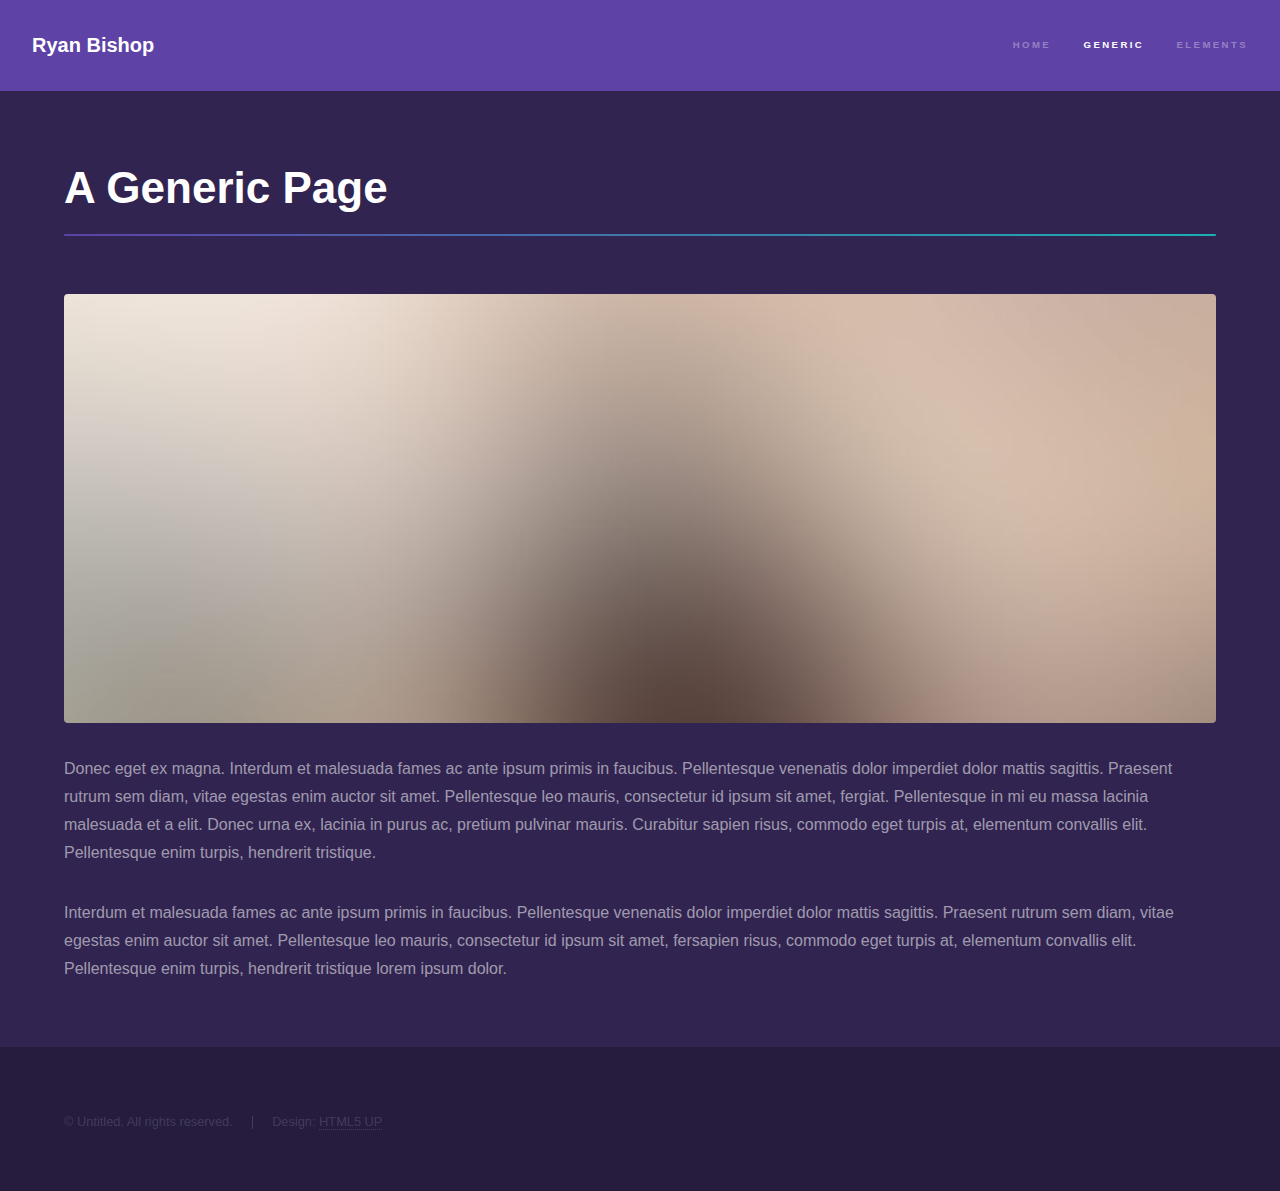
<file: generic.html>
<!DOCTYPE HTML>
<!--
	Hyperspace by HTML5 UP
	html5up.net | @ajlkn
	Free for personal and commercial use under the CCA 3.0 license (html5up.net/license)
-->
<html>
	<head>
		<title>Ryan Bishop - Nashville, TN</title>
		<meta charset="utf-8" />
		<meta name="viewport" content="width=device-width, initial-scale=1, user-scalable=no" />
		<link rel="stylesheet" href="assets/css/main.css" />
		<noscript><link rel="stylesheet" href="assets/css/noscript.css" /></noscript>
	</head>
	<body class="is-preload">

		<!-- Header -->
			<header id="header">
				<a href="index.html" class="title">Ryan Bishop</a>
				<nav>
					<ul>
						<li><a href="index.html">Home</a></li>
						<li><a href="generic.html" class="active">Generic</a></li>
						<li><a href="elements.html">Elements</a></li>
					</ul>
				</nav>
			</header>

		<!-- Wrapper -->
			<div id="wrapper">

				<!-- Main -->
					<section id="main" class="wrapper">
						<div class="inner">
							<h1 class="major">A Generic Page</h1>
							<span class="image fit"><img src="images/pic04.jpg" alt="" /></span>
							<p>Donec eget ex magna. Interdum et malesuada fames ac ante ipsum primis in faucibus. Pellentesque venenatis dolor imperdiet dolor mattis sagittis. Praesent rutrum sem diam, vitae egestas enim auctor sit amet. Pellentesque leo mauris, consectetur id ipsum sit amet, fergiat. Pellentesque in mi eu massa lacinia malesuada et a elit. Donec urna ex, lacinia in purus ac, pretium pulvinar mauris. Curabitur sapien risus, commodo eget turpis at, elementum convallis elit. Pellentesque enim turpis, hendrerit tristique.</p>
							<p>Interdum et malesuada fames ac ante ipsum primis in faucibus. Pellentesque venenatis dolor imperdiet dolor mattis sagittis. Praesent rutrum sem diam, vitae egestas enim auctor sit amet. Pellentesque leo mauris, consectetur id ipsum sit amet, fersapien risus, commodo eget turpis at, elementum convallis elit. Pellentesque enim turpis, hendrerit tristique lorem ipsum dolor.</p>
						</div>
					</section>

			</div>

		<!-- Footer -->
			<footer id="footer" class="wrapper alt">
				<div class="inner">
					<ul class="menu">
						<li>&copy; Untitled. All rights reserved.</li><li>Design: <a href="http://html5up.net">HTML5 UP</a></li>
					</ul>
				</div>
			</footer>

		<!-- Scripts -->
			<script src="assets/js/jquery.min.js"></script>
			<script src="assets/js/jquery.scrollex.min.js"></script>
			<script src="assets/js/jquery.scrolly.min.js"></script>
			<script src="assets/js/browser.min.js"></script>
			<script src="assets/js/breakpoints.min.js"></script>
			<script src="assets/js/util.js"></script>
			<script src="assets/js/main.js"></script>

	</body>
</html>
</file>
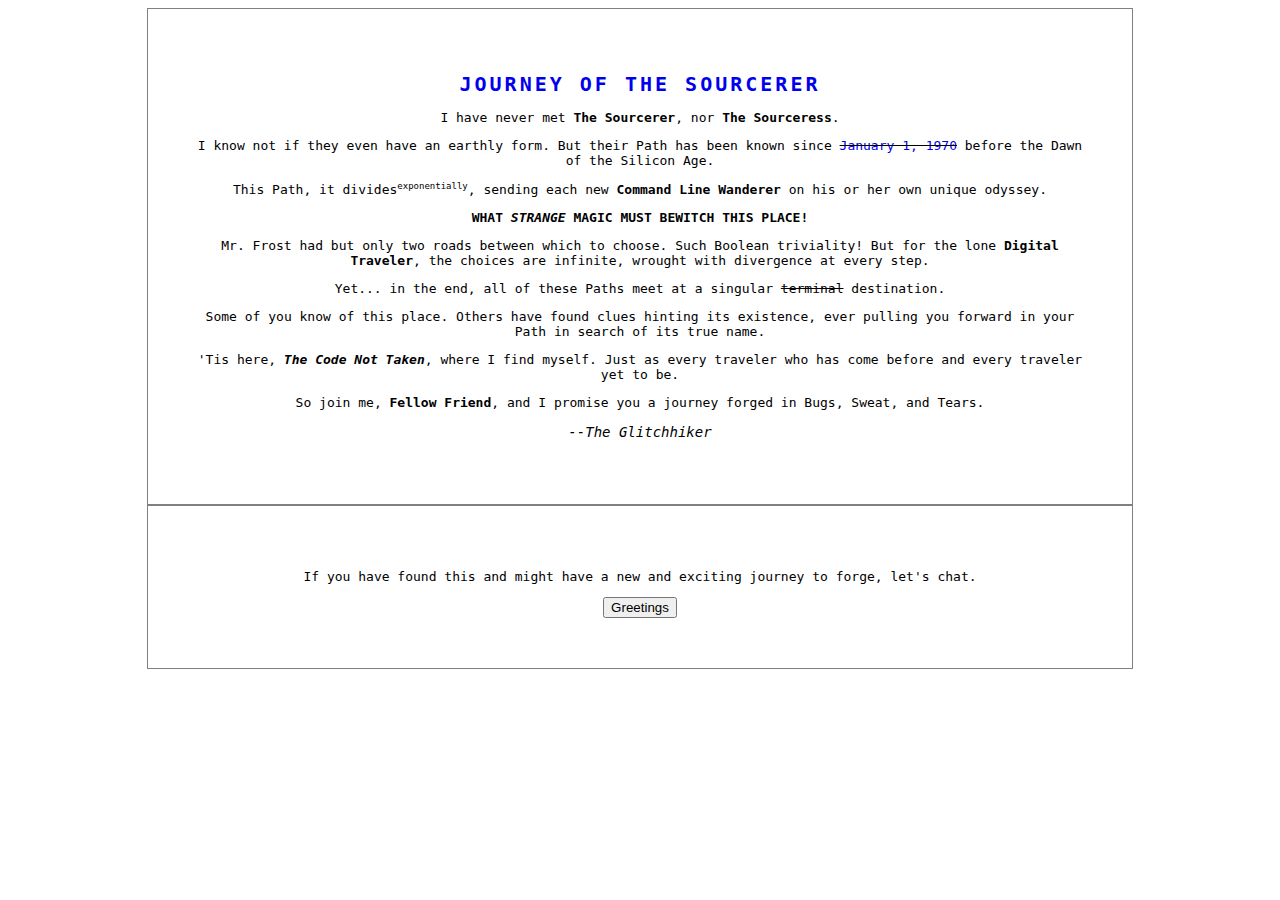
<file: sourcerer.html>
<!DOCTYPE html>
<html>
<head>
	<title>
		JotS
	</title>
	<script src="external.js"></script>
	<link rel="stylesheet" type="text/css" href="style1.css">
	<!-- <style type="text/css">
	</style> -->
</head>
<body>
<div>
	<h1 id="JotS">
		<a href="https://www.youtube.com/watch?v=wZdZKolMIl0" target="_blank">Journey of the Sourcerer</a>
	</h1>
	<p>
		I have never met <strong>The Sourcerer</strong>, nor <strong>The Sourceress</strong>. 
	</p>
	<p>
		I know not if they even have an earthly form. But their Path has been known since <del><a href="https://en.wikipedia.org/wiki/Unix_time" target="_blank">January 1, 1970</a></del> before the Dawn of the Silicon Age.
	</p>
	<p>
		This Path, it divides<sup>exponentially</sup>, sending each new <strong>Command Line Wanderer</strong> on his or her own unique odyssey. 
	</p>
	<p style="text-transform: uppercase;">
		<strong>What <em>strange</em> magic must bewitch this place!</strong> 
	</p>
	<p>
		Mr. Frost had but only two roads between which to choose. Such Boolean triviality! But for the lone <strong>Digital Traveler</strong>, the choices are infinite, wrought with divergence at every step.
	</p>
	<p>
		Yet... in the end, all of these Paths meet at a singular <del>terminal</del> destination. 
	</p>
	<p>
		Some of you know of this place. Others have found clues hinting its existence, ever pulling you forward in your Path in search of its true name.
	</p>
	<p>
		'Tis here, <strong><em>The Code Not Taken</em></strong>, where I find myself. Just as every traveler who has come before and every traveler yet to be.
	</p>
	<p>
		So join me, <strong>Fellow Friend</strong>, and I promise you a journey forged in Bugs, Sweat, and Tears.
	<!-- </p> -->
	<p style="font-style:italic; font-size:14px">
		--The Glitchhiker
	</p>
	<!-- <script>
		document.getElementById("JotS").innerHTML = "Journey of the Sourcerer";
	</script> -->
</div>
<div>
	<p>If you have found this and might have a new and exciting journey to forge, let's chat.</p>
	<form action="mailto:rdbishop06@gmail.com" method="get">
		<input id="greeting" type="submit"
					value="Greetings"
					onclick="Welcome()"/>
		<input hidden name="subject" value="Journey&nbsp;of&nbsp;the&nbsp;Sourcerer">
		<textarea area hidden name="body" type="text">Hello&nbsp;Ryan,&#13;
		</textarea>	
	</form>
</div>
</body>
<!-- <footer>
	<address>
		&copy;2019
		<a href="mailto:rdbishop06@gmail.com"><abbr title="Ryan Daniel Bishop">RDB<abbr></a><br>
		Nashville, TN
	</address>
	<form action="/action.php" method="post">
    Email: <input name="email" type="email" />
   <br />
    <input type="submit" value="Subscribe" />
</form>
</footer> -->
</html>
</file>
<file: assets/css/noscript.css>
/*
	Hyperspace by HTML5 UP
	html5up.net | @ajlkn
	Free for personal and commercial use under the CCA 3.0 license (html5up.net/license)
*/

/* Spotlights */

	.spotlights > section > .image:before {
		opacity: 0 !important;
	}

	.spotlights > section > .content > .inner {
		-moz-transform: none !important;
		-webkit-transform: none !important;
		-ms-transform: none !important;
		transform: none !important;
		opacity: 1 !important;
	}

/* Wrapper */

	.wrapper > .inner {
		opacity: 1 !important;
		-moz-transform: none !important;
		-webkit-transform: none !important;
		-ms-transform: none !important;
		transform: none !important;
	}

/* Sidebar */

	#sidebar > .inner {
		opacity: 1 !important;
	}

	#sidebar nav > ul > li {
		-moz-transform: none !important;
		-webkit-transform: none !important;
		-ms-transform: none !important;
		transform: none !important;
		opacity: 1 !important;
	}
</file>
<file: style1.css>
div {
	border: 1px solid gray;
	width: 70%;
	padding: 50px;
	margin: auto;
	text-align: center;
}

h1 {
	font-family: monospace; 
	font-size: 20px;
	letter-spacing: 3px;
	text-transform: uppercase
}

p {
	font-family: monospace;
}

footer {
	font-family: monospace; 
	font-size: 11px;
	text-align: center;
}

sup {
	font-size: xx-small;
}

a {
	text-decoration: none;
}
</file>
<file: assets/css/main.css>
@import url(fontawesome-all.min.css);

/*
	Hyperspace by HTML5 UP
	html5up.net | @ajlkn
	Free for personal and commercial use under the CCA 3.0 license (html5up.net/license)
*/

html, body, div, span, applet, object,
iframe, h1, h2, h3, h4, h5, h6, p, blockquote,
pre, a, abbr, acronym, address, big, cite,
code, del, dfn, em, img, ins, kbd, q, s, samp,
small, strike, strong, sub, sup, tt, var, b,
u, i, center, dl, dt, dd, ol, ul, li, fieldset,
form, label, legend, table, caption, tbody,
tfoot, thead, tr, th, td, article, aside,
canvas, details, embed, figure, figcaption,
footer, header, hgroup, menu, nav, output, ruby,
section, summary, time, mark, audio, video {
	margin: 0;
	padding: 0;
	border: 0;
	font-size: 100%;
	font: inherit;
	vertical-align: baseline;}

article, aside, details, figcaption, figure,
footer, header, hgroup, menu, nav, section {
	display: block;}

body {
	line-height: 1;
}

ol, ul {
	list-style: none;
}

blockquote, q {
	quotes: none;
}

	blockquote:before, blockquote:after, q:before, q:after {
		content: '';
		content: none;
	}

table {
	border-collapse: collapse;
	border-spacing: 0;
}

body {
	-webkit-text-size-adjust: none;
}

mark {
	background-color: transparent;
	color: inherit;
}

input::-moz-focus-inner {
	border: 0;
	padding: 0;
}

input, select, textarea {
	-moz-appearance: none;
	-webkit-appearance: none;
	-ms-appearance: none;
	appearance: none;
}

/* Basic */

	@-ms-viewport {
		width: device-width;
	}

	body {
		-ms-overflow-style: scrollbar;
	}

	@media screen and (max-width: 480px) {

		html, body {
			min-width: 320px;
		}

	}

	html {
		box-sizing: border-box;
	}

	*, *:before, *:after {
		box-sizing: inherit;
	}

	body {
		background: #312450;
	}

		body.is-preload *, body.is-preload *:before, body.is-preload *:after {
			-moz-animation: none !important;
			-webkit-animation: none !important;
			-ms-animation: none !important;
			animation: none !important;
			-moz-transition: none !important;
			-webkit-transition: none !important;
			-ms-transition: none !important;
			transition: none !important;
		}

/* Type */

	body, input, select, textarea {
		color: rgba(255, 255, 255, 0.55);
		font-family: Arial, Helvetica, sans-serif;
		font-size: 16.5pt;
		font-weight: normal;
		line-height: 1.75;
	}

		@media screen and (max-width: 1680px) {

			body, input, select, textarea {
				font-size: 13pt;
			}

		}

		@media screen and (max-width: 1280px) {

			body, input, select, textarea {
				font-size: 12pt;
			}

		}

		@media screen and (max-width: 360px) {

			body, input, select, textarea {
				font-size: 11pt;
			}

		}

	a {
		-moz-transition: color 0.2s ease, border-bottom-color 0.2s ease;
		-webkit-transition: color 0.2s ease, border-bottom-color 0.2s ease;
		-ms-transition: color 0.2s ease, border-bottom-color 0.2s ease;
		transition: color 0.2s ease, border-bottom-color 0.2s ease;
		border-bottom: dotted 1px rgba(255, 255, 255, 0.35);
		color: inherit;
		text-decoration: none;
	}

		a:hover {
			border-bottom-color: transparent;
			color: #ffffff;
		}

	strong, b {
		color: #ffffff;
		font-weight: bold;
	}

	em, i {
		font-style: italic;
	}

	p {
		margin: 0 0 2em 0;
	}

	h1, h2, h3, h4, h5, h6 {
		color: #ffffff;
		font-weight: bold;
		line-height: 1.5;
		margin: 0 0 0.5em 0;
	}

		h1 a, h2 a, h3 a, h4 a, h5 a, h6 a {
			color: inherit;
			text-decoration: none;
		}

	h1 {
		font-size: 2.75em;
	}

		h1.major {
			margin: 0 0 1.3em 0;
			position: relative;
			padding-bottom: 0.35em;
		}

			h1.major:after {
				background-image: -moz-linear-gradient(to right, #5e42a6, #1CAFB0);
				background-image: -webkit-linear-gradient(to right, #5e42a6, #1CAFB0);
				background-image: -ms-linear-gradient(to right, #5e42a6, #1CAFB0);
				background-image: linear-gradient(to right, #5e42a6, #1CAFB0);
				-moz-transition: max-width 0.2s ease;
				-webkit-transition: max-width 0.2s ease;
				-ms-transition: max-width 0.2s ease;
				transition: max-width 0.2s ease;
				border-radius: 0.2em;
				bottom: 0;
				content: '';
				height: 0.05em;
				position: absolute;
				right: 0;
				width: 100%;
			}

	h2 {
		font-size: 1.75em;
	}

	h3 {
		font-size: 1.1em;
	}

	h4 {
		font-size: 1em;
	}

	h5 {
		font-size: 0.8em;
	}

	h6 {
		font-size: 0.6em;
	}

	@media screen and (max-width: 736px) {

		h1 {
			font-size: 2em;
		}

		h2 {
			font-size: 1.25em;
		}

		h3 {
			font-size: 1em;
		}

		h4 {
			font-size: 0.8em;
		}

		h5 {
			font-size: 0.6em;
		}

		h6 {
			font-size: 0.6em;
		}

	}

	sub {
		font-size: 0.8em;
		position: relative;
		top: 0.5em;
	}

	sup {
		font-size: 0.8em;
		position: relative;
		top: -0.5em;
	}

	blockquote {
		border-left: solid 4px rgba(255, 255, 255, 0.15);
		font-style: italic;
		margin: 0 0 2em 0;
		padding: 0.5em 0 0.5em 2em;
	}

	code {
		background: rgba(255, 255, 255, 0.05);
		border-radius: 0.25em;
		border: solid 1px rgba(255, 255, 255, 0.15);
		font-family: "Courier New", monospace;
		font-size: 0.9em;
		margin: 0 0.25em;
		padding: 0.25em 0.65em;
	}

	pre {
		-webkit-overflow-scrolling: touch;
		font-family: "Courier New", monospace;
		font-size: 0.9em;
		margin: 0 0 2em 0;
	}

		pre code {
			display: block;
			line-height: 1.75em;
			padding: 1em 1.5em;
			overflow-x: auto;
		}

	hr {
		border: 0;
		border-bottom: solid 1px rgba(255, 255, 255, 0.15);
		margin: 2em 0;
	}

		hr.major {
			margin: 3em 0;
		}

	.align-left {
		text-align: left;
	}

	.align-center {
		text-align: center;
	}

	.align-right {
		text-align: right;
	}

/* Row */

	.row {
		display: flex;
		flex-wrap: wrap;
		box-sizing: border-box;
		align-items: stretch;
	}

		.row > * {
			box-sizing: border-box;
		}

		.row.gtr-uniform > * > :last-child {
			margin-bottom: 0;
		}

		.row.aln-left {
			justify-content: flex-start;
		}

		.row.aln-center {
			justify-content: center;
		}

		.row.aln-right {
			justify-content: flex-end;
		}

		.row.aln-top {
			align-items: flex-start;
		}

		.row.aln-middle {
			align-items: center;
		}

		.row.aln-bottom {
			align-items: flex-end;
		}

		.row > .imp {
			order: -1;
		}

		.row > .col-1 {
			width: 8.33333%;
		}

		.row > .off-1 {
			margin-left: 8.33333%;
		}

		.row > .col-2 {
			width: 16.66667%;
		}

		.row > .off-2 {
			margin-left: 16.66667%;
		}

		.row > .col-3 {
			width: 25%;
		}

		.row > .off-3 {
			margin-left: 25%;
		}

		.row > .col-4 {
			width: 33.33333%;
		}

		.row > .off-4 {
			margin-left: 33.33333%;
		}

		.row > .col-5 {
			width: 41.66667%;
		}

		.row > .off-5 {
			margin-left: 41.66667%;
		}

		.row > .col-6 {
			width: 50%;
		}

		.row > .off-6 {
			margin-left: 50%;
		}

		.row > .col-7 {
			width: 58.33333%;
		}

		.row > .off-7 {
			margin-left: 58.33333%;
		}

		.row > .col-8 {
			width: 66.66667%;
		}

		.row > .off-8 {
			margin-left: 66.66667%;
		}

		.row > .col-9 {
			width: 75%;
		}

		.row > .off-9 {
			margin-left: 75%;
		}

		.row > .col-10 {
			width: 83.33333%;
		}

		.row > .off-10 {
			margin-left: 83.33333%;
		}

		.row > .col-11 {
			width: 91.66667%;
		}

		.row > .off-11 {
			margin-left: 91.66667%;
		}

		.row > .col-12 {
			width: 100%;
		}

		.row > .off-12 {
			margin-left: 100%;
		}

		.row.gtr-0 {
			margin-top: 0;
			margin-left: 0em;
		}

			.row.gtr-0 > * {
				padding: 0 0 0 0em;
			}

			.row.gtr-0.gtr-uniform {
				margin-top: 0em;
			}

				.row.gtr-0.gtr-uniform > * {
					padding-top: 0em;
				}

		.row.gtr-25 {
			margin-top: 0;
			margin-left: -0.375em;
		}

			.row.gtr-25 > * {
				padding: 0 0 0 0.375em;
			}

			.row.gtr-25.gtr-uniform {
				margin-top: -0.375em;
			}

				.row.gtr-25.gtr-uniform > * {
					padding-top: 0.375em;
				}

		.row.gtr-50 {
			margin-top: 0;
			margin-left: -0.75em;
		}

			.row.gtr-50 > * {
				padding: 0 0 0 0.75em;
			}

			.row.gtr-50.gtr-uniform {
				margin-top: -0.75em;
			}

				.row.gtr-50.gtr-uniform > * {
					padding-top: 0.75em;
				}

		.row {
			margin-top: 0;
			margin-left: -1.5em;
		}

			.row > * {
				padding: 0 0 0 1.5em;
			}

			.row.gtr-uniform {
				margin-top: -1.5em;
			}

				.row.gtr-uniform > * {
					padding-top: 1.5em;
				}

		.row.gtr-150 {
			margin-top: 0;
			margin-left: -2.25em;
		}

			.row.gtr-150 > * {
				padding: 0 0 0 2.25em;
			}

			.row.gtr-150.gtr-uniform {
				margin-top: -2.25em;
			}

				.row.gtr-150.gtr-uniform > * {
					padding-top: 2.25em;
				}

		.row.gtr-200 {
			margin-top: 0;
			margin-left: -3em;
		}

			.row.gtr-200 > * {
				padding: 0 0 0 3em;
			}

			.row.gtr-200.gtr-uniform {
				margin-top: -3em;
			}

				.row.gtr-200.gtr-uniform > * {
					padding-top: 3em;
				}

		@media screen and (max-width: 1680px) {

			.row {
				display: flex;
				flex-wrap: wrap;
				box-sizing: border-box;
				align-items: stretch;
			}

				.row > * {
					box-sizing: border-box;
				}

				.row.gtr-uniform > * > :last-child {
					margin-bottom: 0;
				}

				.row.aln-left {
					justify-content: flex-start;
				}

				.row.aln-center {
					justify-content: center;
				}

				.row.aln-right {
					justify-content: flex-end;
				}

				.row.aln-top {
					align-items: flex-start;
				}

				.row.aln-middle {
					align-items: center;
				}

				.row.aln-bottom {
					align-items: flex-end;
				}

				.row > .imp-xlarge {
					order: -1;
				}

				.row > .col-1-xlarge {
					width: 8.33333%;
				}

				.row > .off-1-xlarge {
					margin-left: 8.33333%;
				}

				.row > .col-2-xlarge {
					width: 16.66667%;
				}

				.row > .off-2-xlarge {
					margin-left: 16.66667%;
				}

				.row > .col-3-xlarge {
					width: 25%;
				}

				.row > .off-3-xlarge {
					margin-left: 25%;
				}

				.row > .col-4-xlarge {
					width: 33.33333%;
				}

				.row > .off-4-xlarge {
					margin-left: 33.33333%;
				}

				.row > .col-5-xlarge {
					width: 41.66667%;
				}

				.row > .off-5-xlarge {
					margin-left: 41.66667%;
				}

				.row > .col-6-xlarge {
					width: 50%;
				}

				.row > .off-6-xlarge {
					margin-left: 50%;
				}

				.row > .col-7-xlarge {
					width: 58.33333%;
				}

				.row > .off-7-xlarge {
					margin-left: 58.33333%;
				}

				.row > .col-8-xlarge {
					width: 66.66667%;
				}

				.row > .off-8-xlarge {
					margin-left: 66.66667%;
				}

				.row > .col-9-xlarge {
					width: 75%;
				}

				.row > .off-9-xlarge {
					margin-left: 75%;
				}

				.row > .col-10-xlarge {
					width: 83.33333%;
				}

				.row > .off-10-xlarge {
					margin-left: 83.33333%;
				}

				.row > .col-11-xlarge {
					width: 91.66667%;
				}

				.row > .off-11-xlarge {
					margin-left: 91.66667%;
				}

				.row > .col-12-xlarge {
					width: 100%;
				}

				.row > .off-12-xlarge {
					margin-left: 100%;
				}

				.row.gtr-0 {
					margin-top: 0;
					margin-left: 0em;
				}

					.row.gtr-0 > * {
						padding: 0 0 0 0em;
					}

					.row.gtr-0.gtr-uniform {
						margin-top: 0em;
					}

						.row.gtr-0.gtr-uniform > * {
							padding-top: 0em;
						}

				.row.gtr-25 {
					margin-top: 0;
					margin-left: -0.375em;
				}

					.row.gtr-25 > * {
						padding: 0 0 0 0.375em;
					}

					.row.gtr-25.gtr-uniform {
						margin-top: -0.375em;
					}

						.row.gtr-25.gtr-uniform > * {
							padding-top: 0.375em;
						}

				.row.gtr-50 {
					margin-top: 0;
					margin-left: -0.75em;
				}

					.row.gtr-50 > * {
						padding: 0 0 0 0.75em;
					}

					.row.gtr-50.gtr-uniform {
						margin-top: -0.75em;
					}

						.row.gtr-50.gtr-uniform > * {
							padding-top: 0.75em;
						}

				.row {
					margin-top: 0;
					margin-left: -1.5em;
				}

					.row > * {
						padding: 0 0 0 1.5em;
					}

					.row.gtr-uniform {
						margin-top: -1.5em;
					}

						.row.gtr-uniform > * {
							padding-top: 1.5em;
						}

				.row.gtr-150 {
					margin-top: 0;
					margin-left: -2.25em;
				}

					.row.gtr-150 > * {
						padding: 0 0 0 2.25em;
					}

					.row.gtr-150.gtr-uniform {
						margin-top: -2.25em;
					}

						.row.gtr-150.gtr-uniform > * {
							padding-top: 2.25em;
						}

				.row.gtr-200 {
					margin-top: 0;
					margin-left: -3em;
				}

					.row.gtr-200 > * {
						padding: 0 0 0 3em;
					}

					.row.gtr-200.gtr-uniform {
						margin-top: -3em;
					}

						.row.gtr-200.gtr-uniform > * {
							padding-top: 3em;
						}

		}

		@media screen and (max-width: 1280px) {

			.row {
				display: flex;
				flex-wrap: wrap;
				box-sizing: border-box;
				align-items: stretch;
			}

				.row > * {
					box-sizing: border-box;
				}

				.row.gtr-uniform > * > :last-child {
					margin-bottom: 0;
				}

				.row.aln-left {
					justify-content: flex-start;
				}

				.row.aln-center {
					justify-content: center;
				}

				.row.aln-right {
					justify-content: flex-end;
				}

				.row.aln-top {
					align-items: flex-start;
				}

				.row.aln-middle {
					align-items: center;
				}

				.row.aln-bottom {
					align-items: flex-end;
				}

				.row > .imp-large {
					order: -1;
				}

				.row > .col-1-large {
					width: 8.33333%;
				}

				.row > .off-1-large {
					margin-left: 8.33333%;
				}

				.row > .col-2-large {
					width: 16.66667%;
				}

				.row > .off-2-large {
					margin-left: 16.66667%;
				}

				.row > .col-3-large {
					width: 25%;
				}

				.row > .off-3-large {
					margin-left: 25%;
				}

				.row > .col-4-large {
					width: 33.33333%;
				}

				.row > .off-4-large {
					margin-left: 33.33333%;
				}

				.row > .col-5-large {
					width: 41.66667%;
				}

				.row > .off-5-large {
					margin-left: 41.66667%;
				}

				.row > .col-6-large {
					width: 50%;
				}

				.row > .off-6-large {
					margin-left: 50%;
				}

				.row > .col-7-large {
					width: 58.33333%;
				}

				.row > .off-7-large {
					margin-left: 58.33333%;
				}

				.row > .col-8-large {
					width: 66.66667%;
				}

				.row > .off-8-large {
					margin-left: 66.66667%;
				}

				.row > .col-9-large {
					width: 75%;
				}

				.row > .off-9-large {
					margin-left: 75%;
				}

				.row > .col-10-large {
					width: 83.33333%;
				}

				.row > .off-10-large {
					margin-left: 83.33333%;
				}

				.row > .col-11-large {
					width: 91.66667%;
				}

				.row > .off-11-large {
					margin-left: 91.66667%;
				}

				.row > .col-12-large {
					width: 100%;
				}

				.row > .off-12-large {
					margin-left: 100%;
				}

				.row.gtr-0 {
					margin-top: 0;
					margin-left: 0em;
				}

					.row.gtr-0 > * {
						padding: 0 0 0 0em;
					}

					.row.gtr-0.gtr-uniform {
						margin-top: 0em;
					}

						.row.gtr-0.gtr-uniform > * {
							padding-top: 0em;
						}

				.row.gtr-25 {
					margin-top: 0;
					margin-left: -0.375em;
				}

					.row.gtr-25 > * {
						padding: 0 0 0 0.375em;
					}

					.row.gtr-25.gtr-uniform {
						margin-top: -0.375em;
					}

						.row.gtr-25.gtr-uniform > * {
							padding-top: 0.375em;
						}

				.row.gtr-50 {
					margin-top: 0;
					margin-left: -0.75em;
				}

					.row.gtr-50 > * {
						padding: 0 0 0 0.75em;
					}

					.row.gtr-50.gtr-uniform {
						margin-top: -0.75em;
					}

						.row.gtr-50.gtr-uniform > * {
							padding-top: 0.75em;
						}

				.row {
					margin-top: 0;
					margin-left: -1.5em;
				}

					.row > * {
						padding: 0 0 0 1.5em;
					}

					.row.gtr-uniform {
						margin-top: -1.5em;
					}

						.row.gtr-uniform > * {
							padding-top: 1.5em;
						}

				.row.gtr-150 {
					margin-top: 0;
					margin-left: -2.25em;
				}

					.row.gtr-150 > * {
						padding: 0 0 0 2.25em;
					}

					.row.gtr-150.gtr-uniform {
						margin-top: -2.25em;
					}

						.row.gtr-150.gtr-uniform > * {
							padding-top: 2.25em;
						}

				.row.gtr-200 {
					margin-top: 0;
					margin-left: -3em;
				}

					.row.gtr-200 > * {
						padding: 0 0 0 3em;
					}

					.row.gtr-200.gtr-uniform {
						margin-top: -3em;
					}

						.row.gtr-200.gtr-uniform > * {
							padding-top: 3em;
						}

		}

		@media screen and (max-width: 980px) {

			.row {
				display: flex;
				flex-wrap: wrap;
				box-sizing: border-box;
				align-items: stretch;
			}

				.row > * {
					box-sizing: border-box;
				}

				.row.gtr-uniform > * > :last-child {
					margin-bottom: 0;
				}

				.row.aln-left {
					justify-content: flex-start;
				}

				.row.aln-center {
					justify-content: center;
				}

				.row.aln-right {
					justify-content: flex-end;
				}

				.row.aln-top {
					align-items: flex-start;
				}

				.row.aln-middle {
					align-items: center;
				}

				.row.aln-bottom {
					align-items: flex-end;
				}

				.row > .imp-medium {
					order: -1;
				}

				.row > .col-1-medium {
					width: 8.33333%;
				}

				.row > .off-1-medium {
					margin-left: 8.33333%;
				}

				.row > .col-2-medium {
					width: 16.66667%;
				}

				.row > .off-2-medium {
					margin-left: 16.66667%;
				}

				.row > .col-3-medium {
					width: 25%;
				}

				.row > .off-3-medium {
					margin-left: 25%;
				}

				.row > .col-4-medium {
					width: 33.33333%;
				}

				.row > .off-4-medium {
					margin-left: 33.33333%;
				}

				.row > .col-5-medium {
					width: 41.66667%;
				}

				.row > .off-5-medium {
					margin-left: 41.66667%;
				}

				.row > .col-6-medium {
					width: 50%;
				}

				.row > .off-6-medium {
					margin-left: 50%;
				}

				.row > .col-7-medium {
					width: 58.33333%;
				}

				.row > .off-7-medium {
					margin-left: 58.33333%;
				}

				.row > .col-8-medium {
					width: 66.66667%;
				}

				.row > .off-8-medium {
					margin-left: 66.66667%;
				}

				.row > .col-9-medium {
					width: 75%;
				}

				.row > .off-9-medium {
					margin-left: 75%;
				}

				.row > .col-10-medium {
					width: 83.33333%;
				}

				.row > .off-10-medium {
					margin-left: 83.33333%;
				}

				.row > .col-11-medium {
					width: 91.66667%;
				}

				.row > .off-11-medium {
					margin-left: 91.66667%;
				}

				.row > .col-12-medium {
					width: 100%;
				}

				.row > .off-12-medium {
					margin-left: 100%;
				}

				.row.gtr-0 {
					margin-top: 0;
					margin-left: 0em;
				}

					.row.gtr-0 > * {
						padding: 0 0 0 0em;
					}

					.row.gtr-0.gtr-uniform {
						margin-top: 0em;
					}

						.row.gtr-0.gtr-uniform > * {
							padding-top: 0em;
						}

				.row.gtr-25 {
					margin-top: 0;
					margin-left: -0.375em;
				}

					.row.gtr-25 > * {
						padding: 0 0 0 0.375em;
					}

					.row.gtr-25.gtr-uniform {
						margin-top: -0.375em;
					}

						.row.gtr-25.gtr-uniform > * {
							padding-top: 0.375em;
						}

				.row.gtr-50 {
					margin-top: 0;
					margin-left: -0.75em;
				}

					.row.gtr-50 > * {
						padding: 0 0 0 0.75em;
					}

					.row.gtr-50.gtr-uniform {
						margin-top: -0.75em;
					}

						.row.gtr-50.gtr-uniform > * {
							padding-top: 0.75em;
						}

				.row {
					margin-top: 0;
					margin-left: -1.5em;
				}

					.row > * {
						padding: 0 0 0 1.5em;
					}

					.row.gtr-uniform {
						margin-top: -1.5em;
					}

						.row.gtr-uniform > * {
							padding-top: 1.5em;
						}

				.row.gtr-150 {
					margin-top: 0;
					margin-left: -2.25em;
				}

					.row.gtr-150 > * {
						padding: 0 0 0 2.25em;
					}

					.row.gtr-150.gtr-uniform {
						margin-top: -2.25em;
					}

						.row.gtr-150.gtr-uniform > * {
							padding-top: 2.25em;
						}

				.row.gtr-200 {
					margin-top: 0;
					margin-left: -3em;
				}

					.row.gtr-200 > * {
						padding: 0 0 0 3em;
					}

					.row.gtr-200.gtr-uniform {
						margin-top: -3em;
					}

						.row.gtr-200.gtr-uniform > * {
							padding-top: 3em;
						}

		}

		@media screen and (max-width: 736px) {

			.row {
				display: flex;
				flex-wrap: wrap;
				box-sizing: border-box;
				align-items: stretch;
			}

				.row > * {
					box-sizing: border-box;
				}

				.row.gtr-uniform > * > :last-child {
					margin-bottom: 0;
				}

				.row.aln-left {
					justify-content: flex-start;
				}

				.row.aln-center {
					justify-content: center;
				}

				.row.aln-right {
					justify-content: flex-end;
				}

				.row.aln-top {
					align-items: flex-start;
				}

				.row.aln-middle {
					align-items: center;
				}

				.row.aln-bottom {
					align-items: flex-end;
				}

				.row > .imp-small {
					order: -1;
				}

				.row > .col-1-small {
					width: 8.33333%;
				}

				.row > .off-1-small {
					margin-left: 8.33333%;
				}

				.row > .col-2-small {
					width: 16.66667%;
				}

				.row > .off-2-small {
					margin-left: 16.66667%;
				}

				.row > .col-3-small {
					width: 25%;
				}

				.row > .off-3-small {
					margin-left: 25%;
				}

				.row > .col-4-small {
					width: 33.33333%;
				}

				.row > .off-4-small {
					margin-left: 33.33333%;
				}

				.row > .col-5-small {
					width: 41.66667%;
				}

				.row > .off-5-small {
					margin-left: 41.66667%;
				}

				.row > .col-6-small {
					width: 50%;
				}

				.row > .off-6-small {
					margin-left: 50%;
				}

				.row > .col-7-small {
					width: 58.33333%;
				}

				.row > .off-7-small {
					margin-left: 58.33333%;
				}

				.row > .col-8-small {
					width: 66.66667%;
				}

				.row > .off-8-small {
					margin-left: 66.66667%;
				}

				.row > .col-9-small {
					width: 75%;
				}

				.row > .off-9-small {
					margin-left: 75%;
				}

				.row > .col-10-small {
					width: 83.33333%;
				}

				.row > .off-10-small {
					margin-left: 83.33333%;
				}

				.row > .col-11-small {
					width: 91.66667%;
				}

				.row > .off-11-small {
					margin-left: 91.66667%;
				}

				.row > .col-12-small {
					width: 100%;
				}

				.row > .off-12-small {
					margin-left: 100%;
				}

				.row.gtr-0 {
					margin-top: 0;
					margin-left: 0em;
				}

					.row.gtr-0 > * {
						padding: 0 0 0 0em;
					}

					.row.gtr-0.gtr-uniform {
						margin-top: 0em;
					}

						.row.gtr-0.gtr-uniform > * {
							padding-top: 0em;
						}

				.row.gtr-25 {
					margin-top: 0;
					margin-left: -0.375em;
				}

					.row.gtr-25 > * {
						padding: 0 0 0 0.375em;
					}

					.row.gtr-25.gtr-uniform {
						margin-top: -0.375em;
					}

						.row.gtr-25.gtr-uniform > * {
							padding-top: 0.375em;
						}

				.row.gtr-50 {
					margin-top: 0;
					margin-left: -0.75em;
				}

					.row.gtr-50 > * {
						padding: 0 0 0 0.75em;
					}

					.row.gtr-50.gtr-uniform {
						margin-top: -0.75em;
					}

						.row.gtr-50.gtr-uniform > * {
							padding-top: 0.75em;
						}

				.row {
					margin-top: 0;
					margin-left: -1.5em;
				}

					.row > * {
						padding: 0 0 0 1.5em;
					}

					.row.gtr-uniform {
						margin-top: -1.5em;
					}

						.row.gtr-uniform > * {
							padding-top: 1.5em;
						}

				.row.gtr-150 {
					margin-top: 0;
					margin-left: -2.25em;
				}

					.row.gtr-150 > * {
						padding: 0 0 0 2.25em;
					}

					.row.gtr-150.gtr-uniform {
						margin-top: -2.25em;
					}

						.row.gtr-150.gtr-uniform > * {
							padding-top: 2.25em;
						}

				.row.gtr-200 {
					margin-top: 0;
					margin-left: -3em;
				}

					.row.gtr-200 > * {
						padding: 0 0 0 3em;
					}

					.row.gtr-200.gtr-uniform {
						margin-top: -3em;
					}

						.row.gtr-200.gtr-uniform > * {
							padding-top: 3em;
						}

		}

		@media screen and (max-width: 480px) {

			.row {
				display: flex;
				flex-wrap: wrap;
				box-sizing: border-box;
				align-items: stretch;
			}

				.row > * {
					box-sizing: border-box;
				}

				.row.gtr-uniform > * > :last-child {
					margin-bottom: 0;
				}

				.row.aln-left {
					justify-content: flex-start;
				}

				.row.aln-center {
					justify-content: center;
				}

				.row.aln-right {
					justify-content: flex-end;
				}

				.row.aln-top {
					align-items: flex-start;
				}

				.row.aln-middle {
					align-items: center;
				}

				.row.aln-bottom {
					align-items: flex-end;
				}

				.row > .imp-xsmall {
					order: -1;
				}

				.row > .col-1-xsmall {
					width: 8.33333%;
				}

				.row > .off-1-xsmall {
					margin-left: 8.33333%;
				}

				.row > .col-2-xsmall {
					width: 16.66667%;
				}

				.row > .off-2-xsmall {
					margin-left: 16.66667%;
				}

				.row > .col-3-xsmall {
					width: 25%;
				}

				.row > .off-3-xsmall {
					margin-left: 25%;
				}

				.row > .col-4-xsmall {
					width: 33.33333%;
				}

				.row > .off-4-xsmall {
					margin-left: 33.33333%;
				}

				.row > .col-5-xsmall {
					width: 41.66667%;
				}

				.row > .off-5-xsmall {
					margin-left: 41.66667%;
				}

				.row > .col-6-xsmall {
					width: 50%;
				}

				.row > .off-6-xsmall {
					margin-left: 50%;
				}

				.row > .col-7-xsmall {
					width: 58.33333%;
				}

				.row > .off-7-xsmall {
					margin-left: 58.33333%;
				}

				.row > .col-8-xsmall {
					width: 66.66667%;
				}

				.row > .off-8-xsmall {
					margin-left: 66.66667%;
				}

				.row > .col-9-xsmall {
					width: 75%;
				}

				.row > .off-9-xsmall {
					margin-left: 75%;
				}

				.row > .col-10-xsmall {
					width: 83.33333%;
				}

				.row > .off-10-xsmall {
					margin-left: 83.33333%;
				}

				.row > .col-11-xsmall {
					width: 91.66667%;
				}

				.row > .off-11-xsmall {
					margin-left: 91.66667%;
				}

				.row > .col-12-xsmall {
					width: 100%;
				}

				.row > .off-12-xsmall {
					margin-left: 100%;
				}

				.row.gtr-0 {
					margin-top: 0;
					margin-left: 0em;
				}

					.row.gtr-0 > * {
						padding: 0 0 0 0em;
					}

					.row.gtr-0.gtr-uniform {
						margin-top: 0em;
					}

						.row.gtr-0.gtr-uniform > * {
							padding-top: 0em;
						}

				.row.gtr-25 {
					margin-top: 0;
					margin-left: -0.375em;
				}

					.row.gtr-25 > * {
						padding: 0 0 0 0.375em;
					}

					.row.gtr-25.gtr-uniform {
						margin-top: -0.375em;
					}

						.row.gtr-25.gtr-uniform > * {
							padding-top: 0.375em;
						}

				.row.gtr-50 {
					margin-top: 0;
					margin-left: -0.75em;
				}

					.row.gtr-50 > * {
						padding: 0 0 0 0.75em;
					}

					.row.gtr-50.gtr-uniform {
						margin-top: -0.75em;
					}

						.row.gtr-50.gtr-uniform > * {
							padding-top: 0.75em;
						}

				.row {
					margin-top: 0;
					margin-left: -1.5em;
				}

					.row > * {
						padding: 0 0 0 1.5em;
					}

					.row.gtr-uniform {
						margin-top: -1.5em;
					}

						.row.gtr-uniform > * {
							padding-top: 1.5em;
						}

				.row.gtr-150 {
					margin-top: 0;
					margin-left: -2.25em;
				}

					.row.gtr-150 > * {
						padding: 0 0 0 2.25em;
					}

					.row.gtr-150.gtr-uniform {
						margin-top: -2.25em;
					}

						.row.gtr-150.gtr-uniform > * {
							padding-top: 2.25em;
						}

				.row.gtr-200 {
					margin-top: 0;
					margin-left: -3em;
				}

					.row.gtr-200 > * {
						padding: 0 0 0 3em;
					}

					.row.gtr-200.gtr-uniform {
						margin-top: -3em;
					}

						.row.gtr-200.gtr-uniform > * {
							padding-top: 3em;
						}

		}

/* Box */

	.box {
		border-radius: 0.25em;
		border: solid 1px rgba(255, 255, 255, 0.15);
		margin-bottom: 2em;
		padding: 1.5em;
	}

		.box > :last-child,
		.box > :last-child > :last-child,
		.box > :last-child > :last-child > :last-child {
			margin-bottom: 0;
		}

		.box.alt {
			border: 0;
			border-radius: 0;
			padding: 0;
		}

/* Button */

	input[type="submit"],
	input[type="reset"],
	input[type="button"],
	button,
	.button {
		-moz-appearance: none;
		-webkit-appearance: none;
		-ms-appearance: none;
		appearance: none;
		-moz-transition: border-color 0.2s ease;
		-webkit-transition: border-color 0.2s ease;
		-ms-transition: border-color 0.2s ease;
		transition: border-color 0.2s ease;
		background-color: transparent;
		border: solid 1px !important;
		border-color: rgba(255, 255, 255, 0.15) !important;
		border-radius: 3em;
		color: #ffffff !important;
		cursor: pointer;
		display: inline-block;
		font-size: 0.6em;
		font-weight: bold;
		height: calc(4.75em + 2px);
		letter-spacing: 0.25em;
		line-height: 4.75em;
		outline: 0;
		padding: 0 3.75em;
		position: relative;
		text-align: center;
		text-decoration: none;
		text-transform: uppercase;
		white-space: nowrap;
	}

		input[type="submit"]:after,
		input[type="reset"]:after,
		input[type="button"]:after,
		button:after,
		.button:after {
			-moz-transform: scale(0.25);
			-webkit-transform: scale(0.25);
			-ms-transform: scale(0.25);
			transform: scale(0.25);
			pointer-events: none;
			-moz-transition: opacity 0.2s ease, -moz-transform 0.2s ease;
			-webkit-transition: opacity 0.2s ease, -webkit-transform 0.2s ease;
			-ms-transition: opacity 0.2s ease, -ms-transform 0.2s ease;
			transition: opacity 0.2s ease, transform 0.2s ease;
			background: #ffffff;
			border-radius: 3em;
			content: '';
			height: 100%;
			left: 0;
			opacity: 0;
			position: absolute;
			top: 0;
			width: 100%;
		}

		input[type="submit"].icon:before,
		input[type="reset"].icon:before,
		input[type="button"].icon:before,
		button.icon:before,
		.button.icon:before {
			margin-right: 0.75em;
		}

		input[type="submit"].fit,
		input[type="reset"].fit,
		input[type="button"].fit,
		button.fit,
		.button.fit {
			width: 100%;
		}

		input[type="submit"].small,
		input[type="reset"].small,
		input[type="button"].small,
		button.small,
		.button.small {
			font-size: 0.4em;
		}

		input[type="submit"].large,
		input[type="reset"].large,
		input[type="button"].large,
		button.large,
		.button.large {
			font-size: 0.8em;
		}

		input[type="submit"].primary,
		input[type="reset"].primary,
		input[type="button"].primary,
		button.primary,
		.button.primary {
			background-color: #ffffff;
			color: #312450 !important;
		}

			input[type="submit"].primary:after,
			input[type="reset"].primary:after,
			input[type="button"].primary:after,
			button.primary:after,
			.button.primary:after {
				display: none;
			}

		input[type="submit"].disabled, input[type="submit"]:disabled,
		input[type="reset"].disabled,
		input[type="reset"]:disabled,
		input[type="button"].disabled,
		input[type="button"]:disabled,
		button.disabled,
		button:disabled,
		.button.disabled,
		.button:disabled {
			cursor: default;
			opacity: 0.5;
			pointer-events: none;
		}

		input[type="submit"]:hover,
		input[type="reset"]:hover,
		input[type="button"]:hover,
		button:hover,
		.button:hover {
			border-color: rgba(255, 255, 255, 0.55) !important;
		}

			input[type="submit"]:hover:after,
			input[type="reset"]:hover:after,
			input[type="button"]:hover:after,
			button:hover:after,
			.button:hover:after {
				opacity: 0.05;
				-moz-transform: scale(1);
				-webkit-transform: scale(1);
				-ms-transform: scale(1);
				transform: scale(1);
			}

			input[type="submit"]:hover:active,
			input[type="reset"]:hover:active,
			input[type="button"]:hover:active,
			button:hover:active,
			.button:hover:active {
				border-color: #ffffff !important;
			}

				input[type="submit"]:hover:active:after,
				input[type="reset"]:hover:active:after,
				input[type="button"]:hover:active:after,
				button:hover:active:after,
				.button:hover:active:after {
					opacity: 0.1;
				}

/* Features */

	.features {
		display: -moz-flex;
		display: -webkit-flex;
		display: -ms-flex;
		display: flex;
		-moz-flex-wrap: wrap;
		-webkit-flex-wrap: wrap;
		-ms-flex-wrap: wrap;
		flex-wrap: wrap;
		border-radius: 0.25em;
		border: solid 1px rgba(255, 255, 255, 0.15);
		background: rgba(255, 255, 255, 0.05);
		margin: 0 0 2em 0;
	}

		.features section {
			padding: 3.5em 3em 1em 7em ;
			width: 50%;
			border-top: solid 1px rgba(255, 255, 255, 0.15);
			position: relative;
		}

			.features section:nth-child(-n + 2) {
				border-top-width: 0;
			}

			.features section:nth-child(2n) {
				border-left: solid 1px rgba(255, 255, 255, 0.15);
			}

			.features section .icon {
				-moz-transition: opacity 0.5s ease, -moz-transform 0.5s ease;
				-webkit-transition: opacity 0.5s ease, -webkit-transform 0.5s ease;
				-ms-transition: opacity 0.5s ease, -ms-transform 0.5s ease;
				transition: opacity 0.5s ease, transform 0.5s ease;
				-moz-transition-delay: 1s;
				-webkit-transition-delay: 1s;
				-ms-transition-delay: 1s;
				transition-delay: 1s;
				-moz-transform: scale(1);
				-webkit-transform: scale(1);
				-ms-transform: scale(1);
				transform: scale(1);
				position: absolute;
				left: 3em;
				top: 3em;
				opacity: 1;
			}

			.features section:nth-child(1) .icon {
				-moz-transition-delay: 0.15s;
				-webkit-transition-delay: 0.15s;
				-ms-transition-delay: 0.15s;
				transition-delay: 0.15s;
			}

			.features section:nth-child(2) .icon {
				-moz-transition-delay: 0.3s;
				-webkit-transition-delay: 0.3s;
				-ms-transition-delay: 0.3s;
				transition-delay: 0.3s;
			}

			.features section:nth-child(3) .icon {
				-moz-transition-delay: 0.45s;
				-webkit-transition-delay: 0.45s;
				-ms-transition-delay: 0.45s;
				transition-delay: 0.45s;
			}

			.features section:nth-child(4) .icon {
				-moz-transition-delay: 0.6s;
				-webkit-transition-delay: 0.6s;
				-ms-transition-delay: 0.6s;
				transition-delay: 0.6s;
			}

			.features section:nth-child(5) .icon {
				-moz-transition-delay: 0.75s;
				-webkit-transition-delay: 0.75s;
				-ms-transition-delay: 0.75s;
				transition-delay: 0.75s;
			}

			.features section:nth-child(6) .icon {
				-moz-transition-delay: 0.9s;
				-webkit-transition-delay: 0.9s;
				-ms-transition-delay: 0.9s;
				transition-delay: 0.9s;
			}

			.features section:nth-child(7) .icon {
				-moz-transition-delay: 1.05s;
				-webkit-transition-delay: 1.05s;
				-ms-transition-delay: 1.05s;
				transition-delay: 1.05s;
			}

			.features section:nth-child(8) .icon {
				-moz-transition-delay: 1.2s;
				-webkit-transition-delay: 1.2s;
				-ms-transition-delay: 1.2s;
				transition-delay: 1.2s;
			}

			.features section:nth-child(9) .icon {
				-moz-transition-delay: 1.35s;
				-webkit-transition-delay: 1.35s;
				-ms-transition-delay: 1.35s;
				transition-delay: 1.35s;
			}

			.features section:nth-child(10) .icon {
				-moz-transition-delay: 1.5s;
				-webkit-transition-delay: 1.5s;
				-ms-transition-delay: 1.5s;
				transition-delay: 1.5s;
			}

			.features section:nth-child(11) .icon {
				-moz-transition-delay: 1.65s;
				-webkit-transition-delay: 1.65s;
				-ms-transition-delay: 1.65s;
				transition-delay: 1.65s;
			}

			.features section:nth-child(12) .icon {
				-moz-transition-delay: 1.8s;
				-webkit-transition-delay: 1.8s;
				-ms-transition-delay: 1.8s;
				transition-delay: 1.8s;
			}

			.features section:nth-child(13) .icon {
				-moz-transition-delay: 1.95s;
				-webkit-transition-delay: 1.95s;
				-ms-transition-delay: 1.95s;
				transition-delay: 1.95s;
			}

			.features section:nth-child(14) .icon {
				-moz-transition-delay: 2.1s;
				-webkit-transition-delay: 2.1s;
				-ms-transition-delay: 2.1s;
				transition-delay: 2.1s;
			}

			.features section:nth-child(15) .icon {
				-moz-transition-delay: 2.25s;
				-webkit-transition-delay: 2.25s;
				-ms-transition-delay: 2.25s;
				transition-delay: 2.25s;
			}

			.features section:nth-child(16) .icon {
				-moz-transition-delay: 2.4s;
				-webkit-transition-delay: 2.4s;
				-ms-transition-delay: 2.4s;
				transition-delay: 2.4s;
			}

			.features section:nth-child(17) .icon {
				-moz-transition-delay: 2.55s;
				-webkit-transition-delay: 2.55s;
				-ms-transition-delay: 2.55s;
				transition-delay: 2.55s;
			}

			.features section:nth-child(18) .icon {
				-moz-transition-delay: 2.7s;
				-webkit-transition-delay: 2.7s;
				-ms-transition-delay: 2.7s;
				transition-delay: 2.7s;
			}

			.features section:nth-child(19) .icon {
				-moz-transition-delay: 2.85s;
				-webkit-transition-delay: 2.85s;
				-ms-transition-delay: 2.85s;
				transition-delay: 2.85s;
			}

			.features section:nth-child(20) .icon {
				-moz-transition-delay: 3s;
				-webkit-transition-delay: 3s;
				-ms-transition-delay: 3s;
				transition-delay: 3s;
			}

		.features.inactive section .icon {
			-moz-transform: scale(0.5);
			-webkit-transform: scale(0.5);
			-ms-transform: scale(0.5);
			transform: scale(0.5);
			opacity: 0;
		}

		@media screen and (max-width: 980px) {

			.features {
				display: block;
			}

				.features section {
					border-top-width: 1px !important;
					border-left-width: 0 !important;
					width: 100%;
				}

					.features section:first-child {
						border-top-width: 0 !important;
					}

		}

		@media screen and (max-width: 736px) {

			.features section {
				padding: 2.5em 1.5em 0.1em 5.5em ;
			}

				.features section .icon {
					left: 1.5em;
					top: 2em;
				}

		}

		@media screen and (max-width: 480px) {

			.features section {
				padding: 2em 1.5em 0.1em 1.5em ;
			}

				.features section .icon {
					left: 0;
					position: relative;
					top: 0;
				}

		}

/* Form */

	form {
		margin: 0 0 2em 0;
	}

		form > :last-child {
			margin-bottom: 0;
		}

		form > .fields {
			display: -moz-flex;
			display: -webkit-flex;
			display: -ms-flex;
			display: flex;
			-moz-flex-wrap: wrap;
			-webkit-flex-wrap: wrap;
			-ms-flex-wrap: wrap;
			flex-wrap: wrap;
			width: calc(100% + 3em);
			margin: -1.5em 0 2em -1.5em;
		}

			form > .fields > .field {
				-moz-flex-grow: 0;
				-webkit-flex-grow: 0;
				-ms-flex-grow: 0;
				flex-grow: 0;
				-moz-flex-shrink: 0;
				-webkit-flex-shrink: 0;
				-ms-flex-shrink: 0;
				flex-shrink: 0;
				padding: 1.5em 0 0 1.5em;
				width: calc(100% - 1.5em);
			}

				form > .fields > .field.half {
					width: calc(50% - 0.75em);
				}

				form > .fields > .field.third {
					width: calc(100%/3 - 0.5em);
				}

				form > .fields > .field.quarter {
					width: calc(25% - 0.375em);
				}

		@media screen and (max-width: 480px) {

			form > .fields {
				width: calc(100% + 3em);
				margin: -1.5em 0 2em -1.5em;
			}

				form > .fields > .field {
					padding: 1.5em 0 0 1.5em;
					width: calc(100% - 1.5em);
				}

					form > .fields > .field.half {
						width: calc(100% - 1.5em);
					}

					form > .fields > .field.third {
						width: calc(100% - 1.5em);
					}

					form > .fields > .field.quarter {
						width: calc(100% - 1.5em);
					}

		}

	label {
		color: #ffffff;
		font-weight: bold;
		line-height: 1.5;
		margin: 0 0 0.7em 0;
		display: block;
		font-size: 1.1em;
	}

	input[type="text"],
	input[type="password"],
	input[type="email"],
	input[type="tel"],
	select,
	textarea {
		-moz-appearance: none;
		-webkit-appearance: none;
		-ms-appearance: none;
		appearance: none;
		background: rgba(255, 255, 255, 0.05);
		border-radius: 0.25em;
		border: none;
		border: solid 1px rgba(255, 255, 255, 0.15);
		color: inherit;
		display: block;
		outline: 0;
		padding: 0 1em;
		text-decoration: none;
		width: 100%;
	}

		input[type="text"]:invalid,
		input[type="password"]:invalid,
		input[type="email"]:invalid,
		input[type="tel"]:invalid,
		select:invalid,
		textarea:invalid {
			box-shadow: none;
		}

		input[type="text"]:focus,
		input[type="password"]:focus,
		input[type="email"]:focus,
		input[type="tel"]:focus,
		select:focus,
		textarea:focus {
			border-color: #ffffff;
			box-shadow: 0 0 0 1px #ffffff;
		}

	select {
		background-image: url("data:image/svg+xml;charset=utf8,%3Csvg xmlns='http://www.w3.org/2000/svg' width='40' height='40' preserveAspectRatio='none' viewBox='0 0 40 40'%3E%3Cpath d='M9.4,12.3l10.4,10.4l10.4-10.4c0.2-0.2,0.5-0.4,0.9-0.4c0.3,0,0.6,0.1,0.9,0.4l3.3,3.3c0.2,0.2,0.4,0.5,0.4,0.9 c0,0.4-0.1,0.6-0.4,0.9L20.7,31.9c-0.2,0.2-0.5,0.4-0.9,0.4c-0.3,0-0.6-0.1-0.9-0.4L4.3,17.3c-0.2-0.2-0.4-0.5-0.4-0.9 c0-0.4,0.1-0.6,0.4-0.9l3.3-3.3c0.2-0.2,0.5-0.4,0.9-0.4S9.1,12.1,9.4,12.3z' fill='rgba(255, 255, 255, 0.15)' /%3E%3C/svg%3E");
		background-size: 1.25rem;
		background-repeat: no-repeat;
		background-position: calc(100% - 1rem) center;
		height: 2.75em;
		padding-right: 2.75em;
		text-overflow: ellipsis;
	}

		select option {
			color: #ffffff;
			background: #312450;
		}

		select:focus::-ms-value {
			background-color: transparent;
		}

		select::-ms-expand {
			display: none;
		}

	input[type="text"],
	input[type="password"],
	input[type="email"],
	select {
		height: 2.75em;
	}

	textarea {
		padding: 0.75em 1em;
	}

		body.is-ie textarea {
			min-height: 10em;
		}

	input[type="checkbox"],
	input[type="radio"] {
		-moz-appearance: none;
		-webkit-appearance: none;
		-ms-appearance: none;
		appearance: none;
		display: block;
		float: left;
		margin-right: -2em;
		opacity: 0;
		width: 1em;
		z-index: -1;
	}

		input[type="checkbox"] + label,
		input[type="radio"] + label {
			text-decoration: none;
			color: rgba(255, 255, 255, 0.55);
			cursor: pointer;
			display: inline-block;
			font-size: 1em;
			font-weight: normal;
			padding-left: 2.4em;
			padding-right: 0.75em;
			position: relative;
		}

			input[type="checkbox"] + label:before,
			input[type="radio"] + label:before {
				-moz-osx-font-smoothing: grayscale;
				-webkit-font-smoothing: antialiased;
				display: inline-block;
				font-style: normal;
				font-variant: normal;
				text-rendering: auto;
				line-height: 1;
				text-transform: none !important;
				font-family: 'Font Awesome 5 Free';
				font-weight: 900;
			}

			input[type="checkbox"] + label:before,
			input[type="radio"] + label:before {
				background: rgba(255, 255, 255, 0.05);
				border-radius: 0.25em;
				border: solid 1px rgba(255, 255, 255, 0.15);
				content: '';
				display: inline-block;
				font-size: 0.8em;
				height: 2.0625em;
				left: 0;
				line-height: 2.0625em;
				position: absolute;
				text-align: center;
				top: 0;
				width: 2.0625em;
			}

		input[type="checkbox"]:checked + label:before,
		input[type="radio"]:checked + label:before {
			background: #ffffff;
			border-color: #ffffff;
			color: #1CAFB0;
			content: '\f00c';
		}

		input[type="checkbox"]:focus + label:before,
		input[type="radio"]:focus + label:before {
			border-color: #ffffff;
			box-shadow: 0 0 0 1px #ffffff;
		}

	input[type="checkbox"] + label:before {
		border-radius: 0.25em;
	}

	input[type="radio"] + label:before {
		border-radius: 100%;
	}

	::-webkit-input-placeholder {
		color: rgba(255, 255, 255, 0.35) !important;
		opacity: 1.0;
	}

	:-moz-placeholder {
		color: rgba(255, 255, 255, 0.35) !important;
		opacity: 1.0;
	}

	::-moz-placeholder {
		color: rgba(255, 255, 255, 0.35) !important;
		opacity: 1.0;
	}

	:-ms-input-placeholder {
		color: rgba(255, 255, 255, 0.35) !important;
		opacity: 1.0;
	}

/* Icon */

	.icon {
		text-decoration: none;
		border-bottom: none;
		position: relative;
	}

		.icon:before {
			-moz-osx-font-smoothing: grayscale;
			-webkit-font-smoothing: antialiased;
			display: inline-block;
			font-style: normal;
			font-variant: normal;
			text-rendering: auto;
			line-height: 1;
			text-transform: none !important;
			font-family: 'Font Awesome 5 Free';
			font-weight: 400;
		}

		.icon > .label {
			display: none;
		}

		.icon:before {
			line-height: inherit;
		}

		.icon.solid:before {
			font-weight: 900;
		}

		.icon.brands:before {
			font-family: 'Font Awesome 5 Brands';
		}

		.icon.major {
			width: 2.5em;
			height: 2.5em;
			display: block;
			background: #ffffff;
			border-radius: 100%;
			color: #312450;
			text-align: center;
			line-height: 2.5em;
			margin: 0 0 1.3em 0;
		}

			.icon.major:before {
				font-size: 1.25em;
			}

				.wrapper.style1 .icon.major:before {
					color: #5e42a6;
				}

				.wrapper.style1-alt .icon.major:before {
					color: #493382;
				}

				.wrapper.style2 .icon.major:before {
					color: #5052b5;
				}

				.wrapper.style2-alt .icon.major:before {
					color: #3e4094;
				}

				.wrapper.style3 .icon.major:before {
					color: #1CAFB0;
				}

				.wrapper.style3-alt .icon.major:before {
					color: #953d75;
				}

/* Image */

	.image {
		border-radius: 0.25em;
		border: 0;
		display: inline-block;
		position: relative;
	}

		.image img {
			border-radius: 0.25em;
			display: block;
		}

		.image.left, .image.right {
			max-width: 40%;
		}

			.image.left img, .image.right img {
				width: 100%;
			}

		.image.left {
			float: left;
			margin: 0 1.5em 1em 0;
			top: 0.25em;
		}

		.image.right {
			float: right;
			margin: 0 0 1em 1.5em;
			top: 0.25em;
		}

		.image.fit {
			display: block;
			margin: 0 0 2em 0;
			width: 100%;
		}

			.image.fit img {
				width: 100%;
			}

		.image.main {
			display: block;
			margin: 0 0 3em 0;
			width: 100%;
		}

			.image.main img {
				width: 100%;
			}

/* List */

	ol {
		list-style: decimal;
		margin: 0 0 2em 0;
		padding-left: 1.25em;
	}

		ol li {
			padding-left: 0.25em;
		}

	ul {
		list-style: disc;
		margin: 0 0 2em 0;
		padding-left: 1em;
	}

		ul li {
			padding-left: 0.5em;
		}

		ul.alt {
			list-style: none;
			padding-left: 0;
		}

			ul.alt li {
				border-top: solid 1px rgba(255, 255, 255, 0.15);
				padding: 0.5em 0;
			}

				ul.alt li:first-child {
					border-top: 0;
					padding-top: 0;
				}

	dl {
		margin: 0 0 2em 0;
	}

		dl dt {
			display: block;
			font-weight: bold;
			margin: 0 0 1em 0;
		}

		dl dd {
			margin-left: 2em;
		}

/* Actions */

	ul.actions {
		display: -moz-flex;
		display: -webkit-flex;
		display: -ms-flex;
		display: flex;
		cursor: default;
		list-style: none;
		margin-left: -1em;
		padding-left: 0;
	}

		ul.actions li {
			padding: 0 0 0 1em;
			vertical-align: middle;
		}

		ul.actions.special {
			-moz-justify-content: center;
			-webkit-justify-content: center;
			-ms-justify-content: center;
			justify-content: center;
			width: 100%;
			margin-left: 0;
		}

			ul.actions.special li:first-child {
				padding-left: 0;
			}

		ul.actions.stacked {
			-moz-flex-direction: column;
			-webkit-flex-direction: column;
			-ms-flex-direction: column;
			flex-direction: column;
			margin-left: 0;
		}

			ul.actions.stacked li {
				padding: 1.3em 0 0 0;
			}

				ul.actions.stacked li:first-child {
					padding-top: 0;
				}

		ul.actions.fit {
			width: calc(100% + 1em);
		}

			ul.actions.fit li {
				-moz-flex-grow: 1;
				-webkit-flex-grow: 1;
				-ms-flex-grow: 1;
				flex-grow: 1;
				-moz-flex-shrink: 1;
				-webkit-flex-shrink: 1;
				-ms-flex-shrink: 1;
				flex-shrink: 1;
				width: 100%;
			}

				ul.actions.fit li > * {
					width: 100%;
				}

			ul.actions.fit.stacked {
				width: 100%;
			}

		@media screen and (max-width: 480px) {

			ul.actions:not(.fixed) {
				-moz-flex-direction: column;
				-webkit-flex-direction: column;
				-ms-flex-direction: column;
				flex-direction: column;
				margin-left: 0;
				width: 100% !important;
			}

				ul.actions:not(.fixed) li {
					-moz-flex-grow: 1;
					-webkit-flex-grow: 1;
					-ms-flex-grow: 1;
					flex-grow: 1;
					-moz-flex-shrink: 1;
					-webkit-flex-shrink: 1;
					-ms-flex-shrink: 1;
					flex-shrink: 1;
					padding: 1em 0 0 0;
					text-align: center;
					width: 100%;
				}

					ul.actions:not(.fixed) li > * {
						width: 100%;
					}

					ul.actions:not(.fixed) li:first-child {
						padding-top: 0;
					}

					ul.actions:not(.fixed) li input[type="submit"],
					ul.actions:not(.fixed) li input[type="reset"],
					ul.actions:not(.fixed) li input[type="button"],
					ul.actions:not(.fixed) li button,
					ul.actions:not(.fixed) li .button {
						width: 100%;
					}

						ul.actions:not(.fixed) li input[type="submit"].icon:before,
						ul.actions:not(.fixed) li input[type="reset"].icon:before,
						ul.actions:not(.fixed) li input[type="button"].icon:before,
						ul.actions:not(.fixed) li button.icon:before,
						ul.actions:not(.fixed) li .button.icon:before {
							margin-left: -0.5rem;
						}

		}

/* Contact */

	ul.contact {
		list-style: none;
		padding: 0;
	}

		ul.contact > li {
			padding: 0;
			margin: 1.5em 0 0 0;
		}

			ul.contact > li:first-child {
				margin-top: 0;
			}

/* Icons */

	ul.icons {
		cursor: default;
		list-style: none;
		padding-left: 0;
	}

		ul.icons li {
			display: inline-block;
			padding: 0 0.75em 0 0;
		}

			ul.icons li:last-child {
				padding-right: 0;
			}

			ul.icons li > a, ul.icons li > span {
				border: 0;
			}

				ul.icons li > a .label, ul.icons li > span .label {
					display: none;
				}

/* Menu */

	ul.menu {
		list-style: none;
		padding: 0;
	}

		ul.menu > li {
			border-left: solid 1px rgba(255, 255, 255, 0.15);
			display: inline-block;
			line-height: 1;
			margin-left: 1.5em;
			padding: 0 0 0 1.5em;
		}

			ul.menu > li:first-child {
				border-left: 0;
				margin: 0;
				padding-left: 0;
			}

		@media screen and (max-width: 480px) {

			ul.menu > li {
				border-left: 0;
				display: block;
				line-height: inherit;
				margin: 0.5em 0 0 0;
				padding-left: 0;
			}

		}

/* Section/Article */

	section.special, article.special {
		text-align: center;
	}

	header p {
		color: rgba(255, 255, 255, 0.35);
		position: relative;
		margin: 0 0 1.5em 0;
	}

	header h2 + p {
		font-size: 1.25em;
		margin-top: -1em;
		line-height: 1.5em;
	}

	header h3 + p {
		font-size: 1.1em;
		margin-top: -0.8em;
		line-height: 1.5em;
	}

	header h4 + p,
	header h5 + p,
	header h6 + p {
		font-size: 0.9em;
		margin-top: -0.6em;
		line-height: 1.5em;
	}

/* Split */

	.split {
		display: -moz-flex;
		display: -webkit-flex;
		display: -ms-flex;
		display: flex;
	}

		.split > * {
			width: calc(50% - 2.5em);
		}

		.split > :nth-child(2n - 1) {
			padding-right: 2.5em;
			border-right: solid 1px rgba(255, 255, 255, 0.15);
		}

		.split > :nth-child(2n) {
			padding-left: 2.5em;
		}

		.split.style1 > :nth-child(2n - 1) {
			width: calc(66.66666% - 2.5em);
		}

		.split.style1 > :nth-child(2n) {
			width: calc(33.33333% - 2.5em);
		}

		@media screen and (max-width: 1680px) {

			.split > * {
				width: calc(50% - 2em);
			}

			.split > :nth-child(2n - 1) {
				padding-right: 2em;
			}

			.split > :nth-child(2n) {
				padding-left: 2em;
			}

			.split.style1 > :nth-child(2n - 1) {
				width: calc(66.66666% - 2em);
			}

			.split.style1 > :nth-child(2n) {
				width: calc(33.33333% - 2em);
			}

		}

		@media screen and (max-width: 980px) {

			.split {
				display: block;
			}

				.split > * {
					border-top: solid 1px rgba(255, 255, 255, 0.15);
					margin: 4em 0 0 0;
					padding: 4em 0 0 0;
					width: 100% !important;
				}

				.split > :nth-child(2n - 1) {
					border-right: 0;
					padding-right: 0;
				}

				.split > :nth-child(2n) {
					padding-left: 0;
				}

				.split > :first-child {
					border-top: 0;
					margin-top: 0;
					padding-top: 0;
				}

		}

		@media screen and (max-width: 736px) {

			.split > * {
				margin: 3em 0 0 0;
				padding: 3em 0 0 0;
			}

		}

/* Spotlights */

	.spotlights > section {
		display: -moz-flex;
		display: -webkit-flex;
		display: -ms-flex;
		display: flex;
		-moz-flex-direction: row;
		-webkit-flex-direction: row;
		-ms-flex-direction: row;
		flex-direction: row;
		min-height: 22.5em;
	}

		body.is-ie .spotlights > section {
			min-height: 0;
		}

		.spotlights > section > .image {
			background-position: center center;
			background-size: cover;
			border-radius: 0;
			display: block;
			position: relative;
			width: 25em;
		}

			.spotlights > section > .image img {
				border-radius: 0;
				display: block;
			}

			.spotlights > section > .image:before {
				-moz-transition: opacity 1s ease;
				-webkit-transition: opacity 1s ease;
				-ms-transition: opacity 1s ease;
				transition: opacity 1s ease;
				background: rgba(49, 36, 80, 0.9);
				content: '';
				display: block;
				height: 100%;
				left: 0;
				opacity: 0;
				position: absolute;
				top: 0;
				width: 100%;
			}

		.spotlights > section > .content {
			padding: 4em 5em 2em 5em ;
			display: -moz-flex;
			display: -webkit-flex;
			display: -ms-flex;
			display: flex;
			-moz-flex-direction: column;
			-webkit-flex-direction: column;
			-ms-flex-direction: column;
			flex-direction: column;
			-moz-justify-content: center;
			-webkit-justify-content: center;
			-ms-justify-content: center;
			justify-content: center;
			width: 50em;
			-ms-flex: 1;
		}

			.spotlights > section > .content > .inner {
				-moz-transform: translateX(0) translateY(0);
				-webkit-transform: translateX(0) translateY(0);
				-ms-transform: translateX(0) translateY(0);
				transform: translateX(0) translateY(0);
				-moz-transition: opacity 1s ease, -moz-transform 1s ease;
				-webkit-transition: opacity 1s ease, -webkit-transform 1s ease;
				-ms-transition: opacity 1s ease, -ms-transform 1s ease;
				transition: opacity 1s ease, transform 1s ease;
				opacity: 1;
			}

		.spotlights > section:nth-child(2) {
			background-color: rgba(0, 0, 0, 0.05);
		}

		.spotlights > section:nth-child(3) {
			background-color: rgba(0, 0, 0, 0.1);
		}

		.spotlights > section.inactive > .image:before,
		body.is-preload .spotlights > section > .image:before {
			opacity: 1;
		}

		.spotlights > section.inactive > .content > .inner,
		body.is-preload .spotlights > section > .content > .inner {
			-moz-transform: translateX(-1em);
			-webkit-transform: translateX(-1em);
			-ms-transform: translateX(-1em);
			transform: translateX(-1em);
			opacity: 0;
		}

		@media screen and (max-width: 1680px) {

			.spotlights > section > .content {
				padding: 4em 4em 2em 4em ;
			}

		}

		@media screen and (max-width: 980px) {

			.spotlights > section {
				display: block;
			}

				.spotlights > section > .image {
					width: 100%;
					height: 50vh;
				}

				.spotlights > section > .content {
					width: 100%;
				}

				.spotlights > section.inactive > .content > .inner,
				body.is-preload .spotlights > section > .content > .inner {
					-moz-transform: translateY(1em);
					-webkit-transform: translateY(1em);
					-ms-transform: translateY(1em);
					transform: translateY(1em);
				}

		}

		@media screen and (max-width: 736px) {

			.spotlights > section > .image {
				height: 50vh;
				min-height: 15em;
			}

			.spotlights > section > .content {
				padding: 3em 2em 1em 2em ;
			}

		}

/* Table */

	.table-wrapper {
		-webkit-overflow-scrolling: touch;
		overflow-x: auto;
	}

	table {
		margin: 0 0 2em 0;
		width: 100%;
	}

		table tbody tr {
			border: solid 1px rgba(255, 255, 255, 0.15);
			border-left: 0;
			border-right: 0;
		}

			table tbody tr:nth-child(2n + 1) {
				background-color: rgba(255, 255, 255, 0.05);
			}

		table td {
			padding: 0.75em 0.75em;
		}

		table th {
			color: #ffffff;
			font-size: 1em;
			font-weight: bold;
			padding: 0 0.75em 0.75em 0.75em;
			text-align: left;
		}

		table thead {
			border-bottom: solid 2px rgba(255, 255, 255, 0.15);
		}

		table tfoot {
			border-top: solid 2px rgba(255, 255, 255, 0.15);
		}

		table.alt {
			border-collapse: separate;
		}

			table.alt tbody tr td {
				border: solid 1px rgba(255, 255, 255, 0.15);
				border-left-width: 0;
				border-top-width: 0;
			}

				table.alt tbody tr td:first-child {
					border-left-width: 1px;
				}

			table.alt tbody tr:first-child td {
				border-top-width: 1px;
			}

			table.alt thead {
				border-bottom: 0;
			}

			table.alt tfoot {
				border-top: 0;
			}

/* Wrapper */

	.wrapper {
		position: relative;
	}

		.wrapper > .inner {
			padding: 5em 5em 3em 5em ;
			max-width: 100%;
			width: 75em;
		}

			@media screen and (max-width: 1680px) {

				.wrapper > .inner {
					padding: 4em 4em 2em 4em ;
				}

			}

			@media screen and (max-width: 1280px) {

				.wrapper > .inner {
					width: 100%;
				}

			}

			@media screen and (max-width: 736px) {

				.wrapper > .inner {
					padding: 3em 2em 1em 2em ;
				}

			}

		.wrapper.alt {
			background-color: #261c3e;
		}

		.wrapper.style1 {
			background-color: #5e42a6;
		}

		.wrapper.style1-alt {
			background-color: #493382;
		}

		.wrapper.style2 {
			background-color: #5052b5;
		}

		.wrapper.style2-alt {
			background-color: #3e4094;
		}

		.wrapper.style3 {
			background-color: #1CAFB0;
		}

		.wrapper.style3-alt {
			background-color: #953d75;
		}

		.wrapper.fullscreen {
			display: -moz-flex;
			display: -webkit-flex;
			display: -ms-flex;
			display: flex;
			-moz-flex-direction: column;
			-webkit-flex-direction: column;
			-ms-flex-direction: column;
			flex-direction: column;
			-moz-justify-content: center;
			-webkit-justify-content: center;
			-ms-justify-content: center;
			justify-content: center;
			min-height: 100vh;
		}

			body.is-ie .wrapper.fullscreen {
				height: 100vh;
			}

			@media screen and (max-width: 1280px) {

				.wrapper.fullscreen {
					min-height: calc(100vh - 2.5em);
				}

					body.is-ie .wrapper.fullscreen {
						height: calc(100vh - 2.5em);
					}

			}

			@media screen and (max-width: 736px) {

				.wrapper.fullscreen {
					padding: 2em 0;
					min-height: 0;
				}

					body.is-ie .wrapper.fullscreen {
						height: auto;
					}

			}

		.wrapper.fade-up > .inner {
			-moz-transform: translateY(0);
			-webkit-transform: translateY(0);
			-ms-transform: translateY(0);
			transform: translateY(0);
			-moz-transition: opacity 1s ease, -moz-transform 1s ease;
			-webkit-transition: opacity 1s ease, -webkit-transform 1s ease;
			-ms-transition: opacity 1s ease, -ms-transform 1s ease;
			transition: opacity 1s ease, transform 1s ease;
			opacity: 1.0;
		}

		.wrapper.fade-up.inactive > .inner,
		body.is-preload .wrapper.fade-up > .inner {
			opacity: 0;
			-moz-transform: translateY(1em);
			-webkit-transform: translateY(1em);
			-ms-transform: translateY(1em);
			transform: translateY(1em);
		}

		.wrapper.fade-down > .inner {
			-moz-transform: translateY(0);
			-webkit-transform: translateY(0);
			-ms-transform: translateY(0);
			transform: translateY(0);
			-moz-transition: opacity 1s ease, -moz-transform 1s ease;
			-webkit-transition: opacity 1s ease, -webkit-transform 1s ease;
			-ms-transition: opacity 1s ease, -ms-transform 1s ease;
			transition: opacity 1s ease, transform 1s ease;
			opacity: 1.0;
		}

		.wrapper.fade-down.inactive > .inner,
		body.is-preload .wrapper.fade-down > .inner {
			opacity: 0;
			-moz-transform: translateY(-1em);
			-webkit-transform: translateY(-1em);
			-ms-transform: translateY(-1em);
			transform: translateY(-1em);
		}

		.wrapper.fade > .inner {
			-moz-transition: opacity 1s ease;
			-webkit-transition: opacity 1s ease;
			-ms-transition: opacity 1s ease;
			transition: opacity 1s ease;
			opacity: 1.0;
		}

		.wrapper.fade.inactive > .inner,
		body.is-preload .wrapper.fade > .inner {
			opacity: 0;
		}

/* Header */

	#header {
		display: -moz-flex;
		display: -webkit-flex;
		display: -ms-flex;
		display: flex;
		background-color: #5e42a6;
		cursor: default;
		padding: 1.75em 2em;
	}

		#header > .title {
			border: 0;
			color: #ffffff;
			display: block;
			font-size: 1.25em;
			font-weight: bold;
		}

		#header > nav {
			-moz-flex: 1;
			-webkit-flex: 1;
			-ms-flex: 1;
			flex: 1;
			text-align: right;
		}

			#header > nav > ul {
				margin: 0;
				padding: 0;
			}

				#header > nav > ul > li {
					display: inline-block;
					margin-left: 1.75em;
					padding: 0;
					vertical-align: middle;
				}

					#header > nav > ul > li:first-child {
						margin-left: 0;
					}

					#header > nav > ul > li a {
						border: 0;
						color: rgba(255, 255, 255, 0.35);
						display: inline-block;
						font-size: 0.6em;
						font-weight: bold;
						letter-spacing: 0.25em;
						text-transform: uppercase;
					}

						#header > nav > ul > li a:hover {
							color: rgba(255, 255, 255, 0.55);
						}

						#header > nav > ul > li a.active {
							color: #ffffff;
						}

		@media screen and (max-width: 736px) {

			#header {
				padding: 1em 2em;
			}

		}

		@media screen and (max-width: 480px) {

			#header {
				display: block;
				padding: 0 2em;
				text-align: left;
			}

				#header .title {
					font-size: 1.25em;
					padding: 1em 0;
				}

				#header > nav {
					border-top: solid 1px rgba(255, 255, 255, 0.15);
					text-align: inherit;
				}

					#header > nav > ul > li {
						margin-left: 1.5em;
					}

						#header > nav > ul > li a {
							height: 6em;
							line-height: 6em;
						}

		}

/* Wrapper (main) */

	#sidebar + #wrapper {
		margin-left: 18em;
	}

		@media screen and (max-width: 1280px) {

			#sidebar + #wrapper {
				margin-left: 0;
				padding-top: 3.5em;
			}

		}

		@media screen and (max-width: 736px) {

			#sidebar + #wrapper {
				padding-top: 0;
			}

		}

	#header + #wrapper > .wrapper > .inner {
		margin: 0 auto;
	}

/* Footer */

	#sidebar + #wrapper + #footer {
		margin-left: 18em;
	}

		@media screen and (max-width: 1280px) {

			#sidebar + #wrapper + #footer {
				margin-left: 0;
			}

		}

	#footer > .inner a {
		border-bottom-color: rgba(255, 255, 255, 0.15);
	}

		#footer > .inner a:hover {
			border-bottom-color: transparent;
		}

	#footer > .inner .menu {
		font-size: 0.8em;
		color: rgba(255, 255, 255, 0.15);
	}

	#header + #wrapper + #footer > .inner {
		margin: 0 auto;
	}

/* Sidebar */

	#sidebar {
		padding: 2.5em 2.5em 0.5em 2.5em ;
		background: #312450;
		cursor: default;
		height: 100vh;
		left: 0;
		overflow-x: hidden;
		overflow-y: auto;
		position: fixed;
		text-align: right;
		top: 0;
		width: 18em;
		z-index: 10000;
	}

		#sidebar > .inner {
			display: -moz-flex;
			display: -webkit-flex;
			display: -ms-flex;
			display: flex;
			-moz-flex-direction: column;
			-webkit-flex-direction: column;
			-ms-flex-direction: column;
			flex-direction: column;
			-moz-justify-content: center;
			-webkit-justify-content: center;
			-ms-justify-content: center;
			justify-content: center;
			-moz-transform: translateY(0);
			-webkit-transform: translateY(0);
			-ms-transform: translateY(0);
			transform: translateY(0);
			-moz-transition: opacity 1s ease;
			-webkit-transition: opacity 1s ease;
			-ms-transition: opacity 1s ease;
			transition: opacity 1s ease;
			min-height: 100%;
			opacity: 1;
			width: 100%;
		}

			body.is-ie #sidebar > .inner {
				height: 100%;
			}

		#sidebar nav > ul {
			list-style: none;
			padding: 0;
		}

			#sidebar nav > ul > li {
				-moz-transform: translateY(0);
				-webkit-transform: translateY(0);
				-ms-transform: translateY(0);
				transform: translateY(0);
				-moz-transition: opacity 0.15s ease, -moz-transform 0.75s ease;
				-webkit-transition: opacity 0.15s ease, -webkit-transform 0.75s ease;
				-ms-transition: opacity 0.15s ease, -ms-transform 0.75s ease;
				transition: opacity 0.15s ease, transform 0.75s ease;
				margin: 1.5em 0 0 0;
				opacity: 1;
				padding: 0;
				position: relative;
			}

				#sidebar nav > ul > li:first-child {
					margin: 0;
				}

				#sidebar nav > ul > li:nth-child(1) {
					-moz-transition-delay: 0.45s;
					-webkit-transition-delay: 0.45s;
					-ms-transition-delay: 0.45s;
					transition-delay: 0.45s;
				}

				#sidebar nav > ul > li:nth-child(2) {
					-moz-transition-delay: 0.65s;
					-webkit-transition-delay: 0.65s;
					-ms-transition-delay: 0.65s;
					transition-delay: 0.65s;
				}

				#sidebar nav > ul > li:nth-child(3) {
					-moz-transition-delay: 0.85s;
					-webkit-transition-delay: 0.85s;
					-ms-transition-delay: 0.85s;
					transition-delay: 0.85s;
				}

				#sidebar nav > ul > li:nth-child(4) {
					-moz-transition-delay: 1.05s;
					-webkit-transition-delay: 1.05s;
					-ms-transition-delay: 1.05s;
					transition-delay: 1.05s;
				}

				#sidebar nav > ul > li:nth-child(5) {
					-moz-transition-delay: 1.25s;
					-webkit-transition-delay: 1.25s;
					-ms-transition-delay: 1.25s;
					transition-delay: 1.25s;
				}

				#sidebar nav > ul > li:nth-child(6) {
					-moz-transition-delay: 1.45s;
					-webkit-transition-delay: 1.45s;
					-ms-transition-delay: 1.45s;
					transition-delay: 1.45s;
				}

				#sidebar nav > ul > li:nth-child(7) {
					-moz-transition-delay: 1.65s;
					-webkit-transition-delay: 1.65s;
					-ms-transition-delay: 1.65s;
					transition-delay: 1.65s;
				}

				#sidebar nav > ul > li:nth-child(8) {
					-moz-transition-delay: 1.85s;
					-webkit-transition-delay: 1.85s;
					-ms-transition-delay: 1.85s;
					transition-delay: 1.85s;
				}

				#sidebar nav > ul > li:nth-child(9) {
					-moz-transition-delay: 2.05s;
					-webkit-transition-delay: 2.05s;
					-ms-transition-delay: 2.05s;
					transition-delay: 2.05s;
				}

				#sidebar nav > ul > li:nth-child(10) {
					-moz-transition-delay: 2.25s;
					-webkit-transition-delay: 2.25s;
					-ms-transition-delay: 2.25s;
					transition-delay: 2.25s;
				}

				#sidebar nav > ul > li:nth-child(11) {
					-moz-transition-delay: 2.45s;
					-webkit-transition-delay: 2.45s;
					-ms-transition-delay: 2.45s;
					transition-delay: 2.45s;
				}

				#sidebar nav > ul > li:nth-child(12) {
					-moz-transition-delay: 2.65s;
					-webkit-transition-delay: 2.65s;
					-ms-transition-delay: 2.65s;
					transition-delay: 2.65s;
				}

				#sidebar nav > ul > li:nth-child(13) {
					-moz-transition-delay: 2.85s;
					-webkit-transition-delay: 2.85s;
					-ms-transition-delay: 2.85s;
					transition-delay: 2.85s;
				}

				#sidebar nav > ul > li:nth-child(14) {
					-moz-transition-delay: 3.05s;
					-webkit-transition-delay: 3.05s;
					-ms-transition-delay: 3.05s;
					transition-delay: 3.05s;
				}

				#sidebar nav > ul > li:nth-child(15) {
					-moz-transition-delay: 3.25s;
					-webkit-transition-delay: 3.25s;
					-ms-transition-delay: 3.25s;
					transition-delay: 3.25s;
				}

				#sidebar nav > ul > li:nth-child(16) {
					-moz-transition-delay: 3.45s;
					-webkit-transition-delay: 3.45s;
					-ms-transition-delay: 3.45s;
					transition-delay: 3.45s;
				}

				#sidebar nav > ul > li:nth-child(17) {
					-moz-transition-delay: 3.65s;
					-webkit-transition-delay: 3.65s;
					-ms-transition-delay: 3.65s;
					transition-delay: 3.65s;
				}

				#sidebar nav > ul > li:nth-child(18) {
					-moz-transition-delay: 3.85s;
					-webkit-transition-delay: 3.85s;
					-ms-transition-delay: 3.85s;
					transition-delay: 3.85s;
				}

				#sidebar nav > ul > li:nth-child(19) {
					-moz-transition-delay: 4.05s;
					-webkit-transition-delay: 4.05s;
					-ms-transition-delay: 4.05s;
					transition-delay: 4.05s;
				}

				#sidebar nav > ul > li:nth-child(20) {
					-moz-transition-delay: 4.25s;
					-webkit-transition-delay: 4.25s;
					-ms-transition-delay: 4.25s;
					transition-delay: 4.25s;
				}

		#sidebar nav a {
			-moz-transition: color 0.2s ease;
			-webkit-transition: color 0.2s ease;
			-ms-transition: color 0.2s ease;
			transition: color 0.2s ease;
			border: 0;
			color: rgba(255, 255, 255, 0.35);
			display: block;
			font-size: 0.6em;
			font-weight: bold;
			letter-spacing: 0.25em;
			line-height: 1.75;
			outline: 0;
			padding: 1.35em 0;
			position: relative;
			text-decoration: none;
			text-transform: uppercase;
		}

			#sidebar nav a:before, #sidebar nav a:after {
				border-radius: 0.2em;
				bottom: 0;
				content: '';
				height: 0.2em;
				position: absolute;
				right: 0;
				width: 100%;
			}

			#sidebar nav a:before {
				background: #3c2c62;
			}

			#sidebar nav a:after {
				background-image: -moz-linear-gradient(to right, #5e42a6, #1CAFB0);
				background-image: -webkit-linear-gradient(to right, #5e42a6, #1CAFB0);
				background-image: -ms-linear-gradient(to right, #5e42a6, #1CAFB0);
				background-image: linear-gradient(to right, #5e42a6, #1CAFB0);
				-moz-transition: max-width 0.2s ease;
				-webkit-transition: max-width 0.2s ease;
				-ms-transition: max-width 0.2s ease;
				transition: max-width 0.2s ease;
				max-width: 0;
			}

			#sidebar nav a:hover {
				color: rgba(255, 255, 255, 0.55);
			}

			#sidebar nav a.active {
				color: #ffffff;
			}

				#sidebar nav a.active:after {
					max-width: 100%;
				}

		body.is-preload #sidebar > .inner {
			opacity: 0;
		}

		body.is-preload #sidebar nav ul li {
			-moz-transform: translateY(2em);
			-webkit-transform: translateY(2em);
			-ms-transform: translateY(2em);
			transform: translateY(2em);
			opacity: 0;
		}

		@media screen and (max-width: 1280px) {

			#sidebar {
				height: 3.5em;
				left: 0;
				line-height: 3.5em;
				overflow: hidden;
				padding: 0;
				text-align: center;
				top: 0;
				width: 100%;
			}

				#sidebar > .inner {
					-moz-flex-direction: row;
					-webkit-flex-direction: row;
					-ms-flex-direction: row;
					flex-direction: row;
					-moz-align-items: -moz-stretch;
					-webkit-align-items: -webkit-stretch;
					-ms-align-items: -ms-stretch;
					align-items: stretch;
					height: inherit;
					line-height: inherit;
				}

				#sidebar nav {
					height: inherit;
					line-height: inherit;
				}

					#sidebar nav ul {
						display: -moz-flex;
						display: -webkit-flex;
						display: -ms-flex;
						display: flex;
						height: inherit;
						line-height: inherit;
						margin: 0;
					}

						#sidebar nav ul li {
							display: block;
							height: inherit;
							line-height: inherit;
							margin: 0 0 0 2em;
							padding: 0;
						}

					#sidebar nav a {
						height: inherit;
						line-height: inherit;
						padding: 0;
					}

						#sidebar nav a:after {
							background-image: none;
							background-color: #1CAFB0;
						}

		}

		@media screen and (max-width: 736px) {

			#sidebar {
				display: none;
			}

		}

/* Intro */

	#intro {
		background-attachment: fixed;
		background-image: url("images/intro.svg");
		background-position: top right;
		background-repeat: no-repeat;
		background-size: 100% 100%;
	}

		#intro p {
			font-size: 1.25em;
		}

			@media screen and (max-width: 980px) {

				#intro p br {
					display: none;
				}

			}

			@media screen and (max-width: 736px) {

				#intro p {
					font-size: 1em;
				}

			}

		@media screen and (max-width: 1280px) {

			#intro {
				background-attachment: scroll;
			}

		}
</file>
